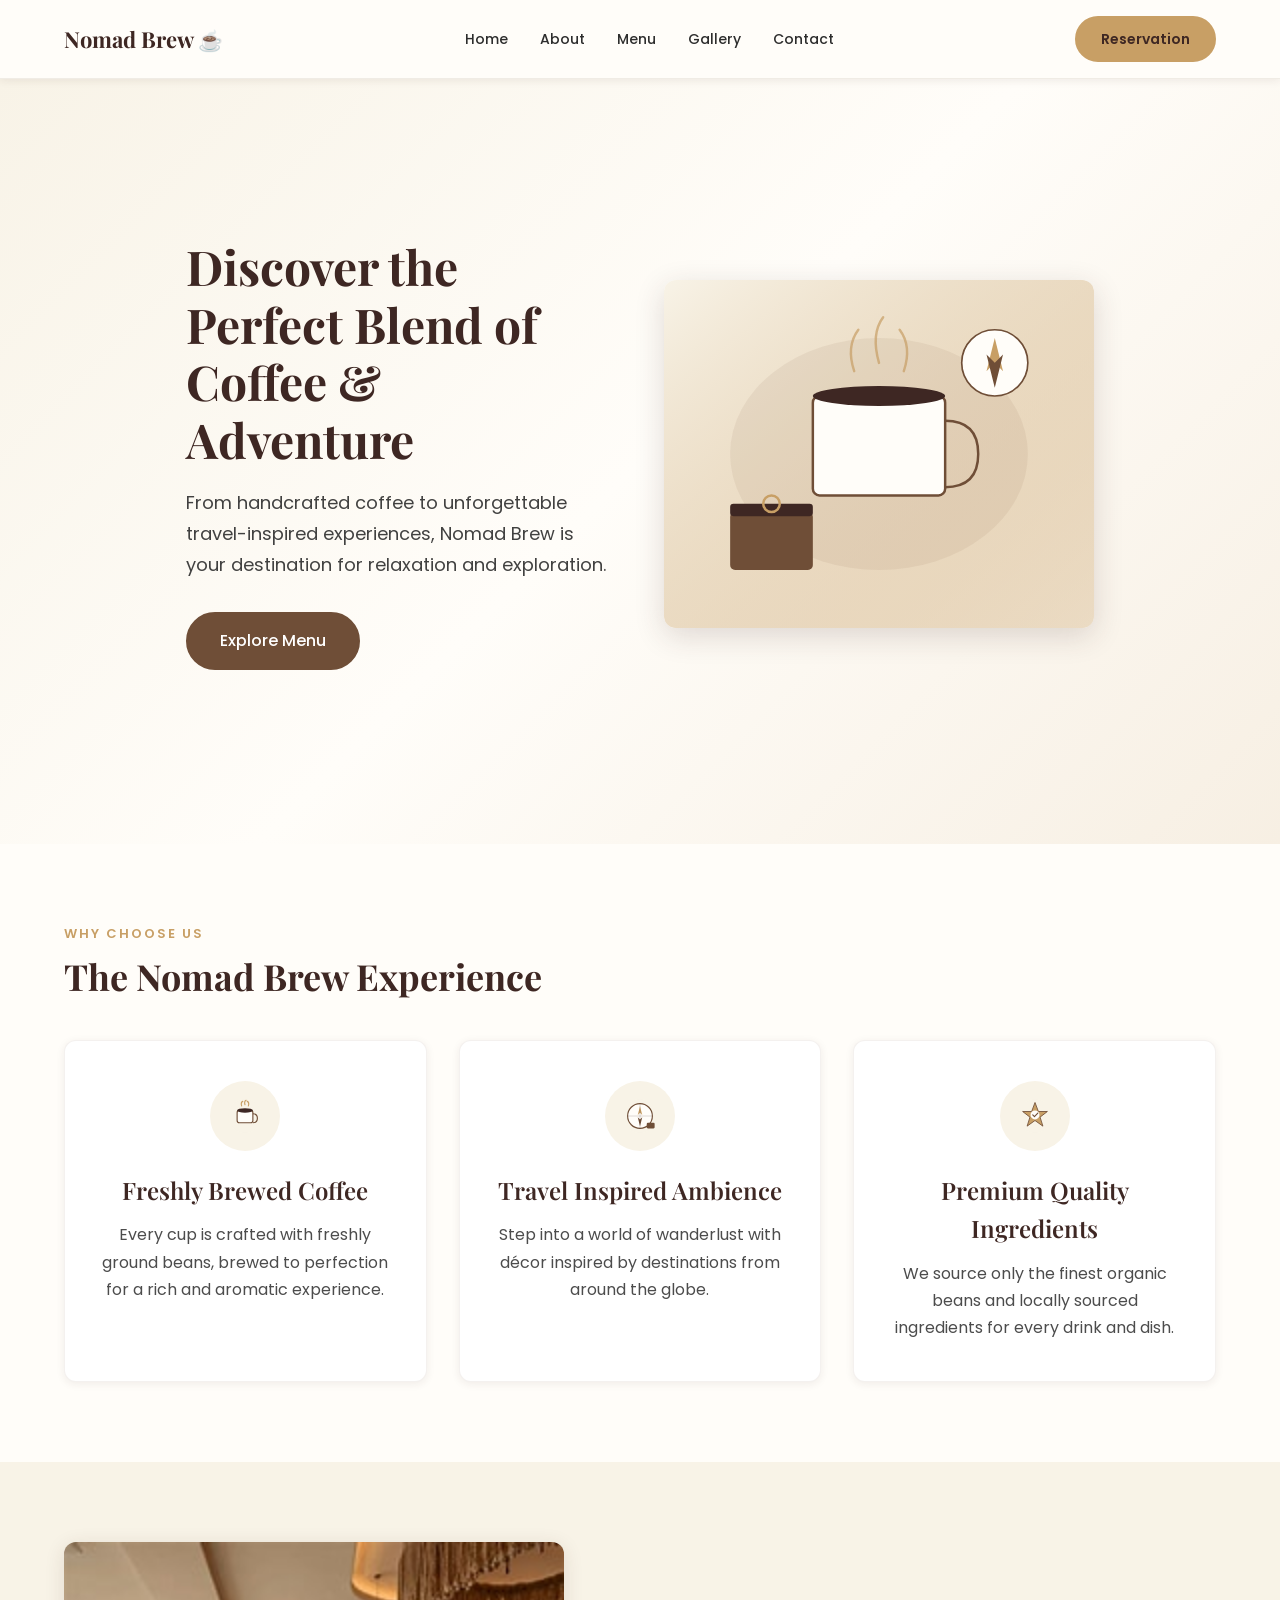
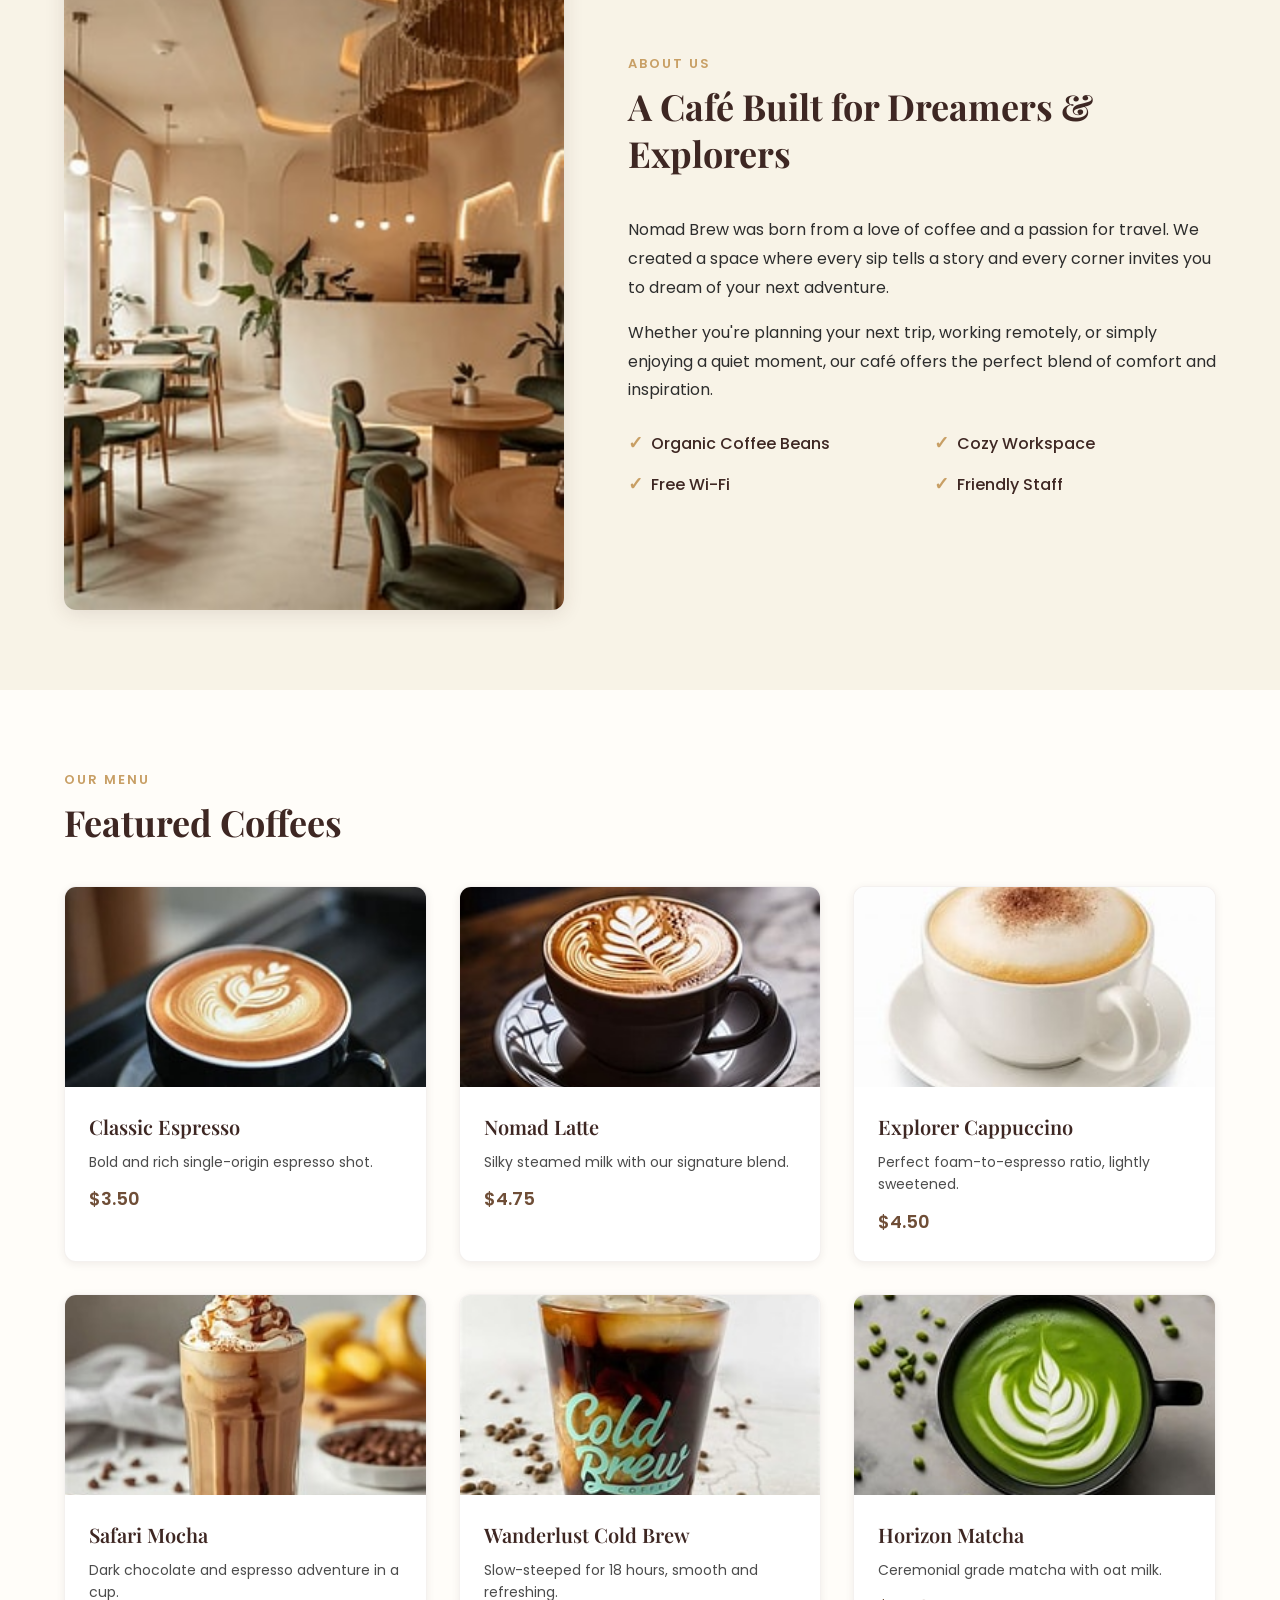
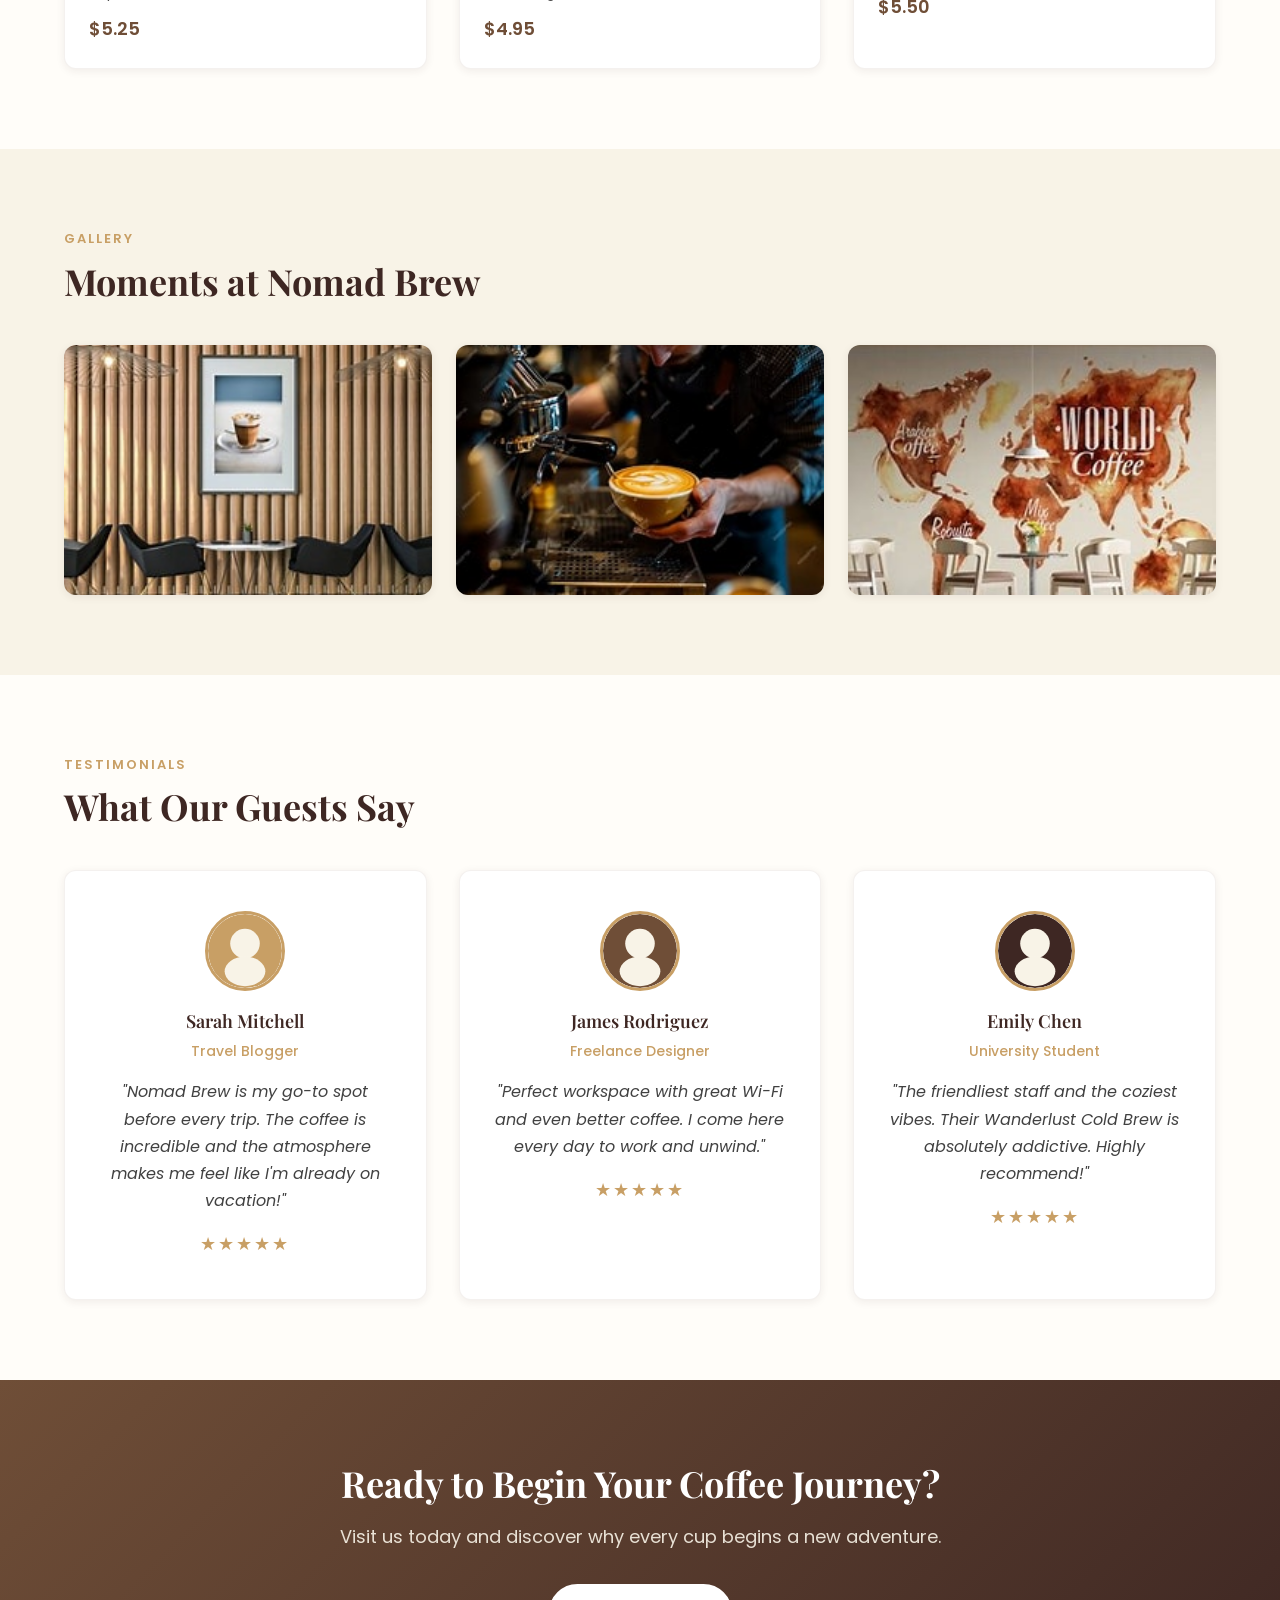
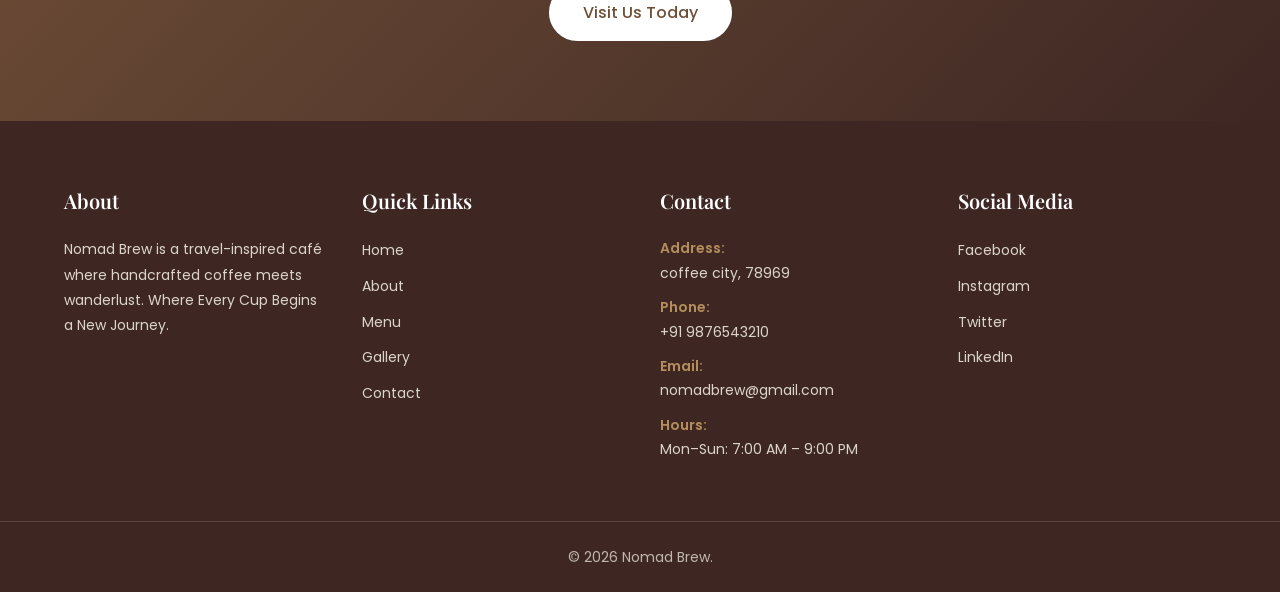
<file: WebDev-L1-LandingPage/index.html>
<!DOCTYPE html>
<html lang="en">
<head>
    <!-- Meta tags for character encoding and responsive viewport -->
    <meta charset="UTF-8">
    <meta name="viewport" content="width=device-width, initial-scale=1.0">
    <meta name="description" content="Nomad Brew - Where Every Cup Begins a New Journey. A travel-inspired café offering handcrafted coffee and unforgettable experiences.">
    <title>Nomad Brew | Coffee & Adventure</title>

    <!-- Google Fonts: Playfair Display for headings, Poppins for body text -->
    <link rel="preconnect" href="https://fonts.googleapis.com">
    <link rel="preconnect" href="https://fonts.gstatic.com" crossorigin>
    <link href="https://fonts.googleapis.com/css2?family=Playfair+Display:wght@400;600;700&family=Poppins:wght@300;400;500;600&display=swap" rel="stylesheet">

    <!-- External stylesheet -->
    <link rel="stylesheet" href="style.css">
</head>
<body>

    <!-- ==================== HEADER & NAVIGATION ==================== -->
    <header class="header" id="home">
        <nav class="navbar container">
            <!-- Logo -->
            <a href="#home" class="logo">
                Nomad Brew <span class="logo-icon" aria-hidden="true">☕</span>
            </a>

            <!-- Navigation links -->
            <ul class="nav-links">
                <li><a href="#home" class="nav-link">Home</a></li>
                <li><a href="#about" class="nav-link">About</a></li>
                <li><a href="#menu" class="nav-link">Menu</a></li>
                <li><a href="#gallery" class="nav-link">Gallery</a></li>
                <li><a href="#contact" class="nav-link">Contact</a></li>
            </ul>

            <!-- Reservation call-to-action button -->
            <a href="#contact" class="btn btn-reservation">Reservation</a>
        </nav>
    </header>

    <!-- ==================== MAIN CONTENT ==================== -->
    <main>

        <!-- ==================== HERO SECTION ==================== -->
        <section class="hero" aria-label="Welcome to Nomad Brew">
            <div class="hero-container container">
                <!-- Left: Text content -->
                <div class="hero-content">
                    <h1 class="hero-heading">Discover the Perfect Blend of Coffee &amp; Adventure</h1>
                    <p class="hero-subheading">
                        From handcrafted coffee to unforgettable travel-inspired experiences,
                        Nomad Brew is your destination for relaxation and exploration.
                    </p>
                    <a href="#menu" class="btn btn-primary">Explore Menu</a>
                </div>

                <!-- Right: Hero image -->
                <div class="hero-image">
                    <img src="images/hero-coffee.svg" alt="A steaming cup of coffee with travel elements like a compass and map">
                </div>
            </div>
        </section>

        <!-- ==================== WHY CHOOSE US ==================== -->
        <section class="why-choose-us section" id="why-us" aria-labelledby="why-heading">
            <div class="container">
                <p class="section-label">Why Choose Us</p>
                <h2 class="section-heading" id="why-heading">The Nomad Brew Experience</h2>

                <div class="cards-grid cards-grid--three">
                    <!-- Card 1 -->
                    <article class="feature-card">
                        <div class="feature-icon" aria-hidden="true">
                            <img src="images/icon-coffee.svg" alt="">
                        </div>
                        <h3 class="feature-title">Freshly Brewed Coffee</h3>
                        <p class="feature-text">
                            Every cup is crafted with freshly ground beans, brewed to perfection
                            for a rich and aromatic experience.
                        </p>
                    </article>

                    <!-- Card 2 -->
                    <article class="feature-card">
                        <div class="feature-icon" aria-hidden="true">
                            <img src="images/icon-travel.svg" alt="">
                        </div>
                        <h3 class="feature-title">Travel Inspired Ambience</h3>
                        <p class="feature-text">
                            Step into a world of wanderlust with décor inspired by destinations
                            from around the globe.
                        </p>
                    </article>

                    <!-- Card 3 -->
                    <article class="feature-card">
                        <div class="feature-icon" aria-hidden="true">
                            <img src="images/icon-quality.svg" alt="">
                        </div>
                        <h3 class="feature-title">Premium Quality Ingredients</h3>
                        <p class="feature-text">
                            We source only the finest organic beans and locally sourced ingredients
                            for every drink and dish.
                        </p>
                    </article>
                </div>
            </div>
        </section>

        <!-- ==================== ABOUT US ==================== -->
        <section class="about section" id="about" aria-labelledby="about-heading">
            <div class="container about-container">
                <!-- About image -->
                <div class="about-image">
                    <img src="images/about-cafe.jpg" alt="Interior of Nomad Brew café with warm lighting and cozy seating">
                </div>

                <!-- About text content -->
                <div class="about-content">
                    <p class="section-label">About Us</p>
                    <h2 class="section-heading" id="about-heading">A Café Built for Dreamers &amp; Explorers</h2>
                    <p class="about-text">
                        Nomad Brew was born from a love of coffee and a passion for travel.
                        We created a space where every sip tells a story and every corner
                        invites you to dream of your next adventure.
                    </p>
                    <p class="about-text">
                        Whether you're planning your next trip, working remotely, or simply
                        enjoying a quiet moment, our café offers the perfect blend of comfort
                        and inspiration.
                    </p>

                    <!-- Feature bullet points -->
                    <ul class="about-list">
                        <li><span class="check-icon" aria-hidden="true">✓</span> Organic Coffee Beans</li>
                        <li><span class="check-icon" aria-hidden="true">✓</span> Cozy Workspace</li>
                        <li><span class="check-icon" aria-hidden="true">✓</span> Free Wi-Fi</li>
                        <li><span class="check-icon" aria-hidden="true">✓</span> Friendly Staff</li>
                    </ul>
                </div>
            </div>
        </section>

        <!-- ==================== FEATURED MENU ==================== -->
        <section class="menu section" id="menu" aria-labelledby="menu-heading">
            <div class="container">
                <p class="section-label">Our Menu</p>
                <h2 class="section-heading" id="menu-heading">Featured Coffees</h2>

                <div class="menu-grid">
                    <!-- Menu Item 1 -->
                    <article class="menu-card">
                        <div class="menu-image">
                            <img src="images/menu-espresso.jpg" alt="Classic Espresso">
                        </div>
                        <div class="menu-info">
                            <h3 class="menu-name">Classic Espresso</h3>
                            <p class="menu-desc">Bold and rich single-origin espresso shot.</p>
                            <p class="menu-price">$3.50</p>
                        </div>
                    </article>

                    <!-- Menu Item 2 -->
                    <article class="menu-card">
                        <div class="menu-image">
                            <img src="images/menu-latte.jpg" alt="Nomad Latte">
                        </div>
                        <div class="menu-info">
                            <h3 class="menu-name">Nomad Latte</h3>
                            <p class="menu-desc">Silky steamed milk with our signature blend.</p>
                            <p class="menu-price">$4.75</p>
                        </div>
                    </article>

                    <!-- Menu Item 3 -->
                    <article class="menu-card">
                        <div class="menu-image">
                            <img src="images/menu-cappuccino.jpg" alt="Explorer Cappuccino">
                        </div>
                        <div class="menu-info">
                            <h3 class="menu-name">Explorer Cappuccino</h3>
                            <p class="menu-desc">Perfect foam-to-espresso ratio, lightly sweetened.</p>
                            <p class="menu-price">$4.50</p>
                        </div>
                    </article>

                    <!-- Menu Item 4 -->
                    <article class="menu-card">
                        <div class="menu-image">
                            <img src="images/menu-mocha.jpg" alt="Safari Mocha">
                        </div>
                        <div class="menu-info">
                            <h3 class="menu-name">Safari Mocha</h3>
                            <p class="menu-desc">Dark chocolate and espresso adventure in a cup.</p>
                            <p class="menu-price">$5.25</p>
                        </div>
                    </article>

                    <!-- Menu Item 5 -->
                    <article class="menu-card">
                        <div class="menu-image">
                            <img src="images/menu-coldbrew.jpg" alt="Wanderlust Cold Brew">
                        </div>
                        <div class="menu-info">
                            <h3 class="menu-name">Wanderlust Cold Brew</h3>
                            <p class="menu-desc">Slow-steeped for 18 hours, smooth and refreshing.</p>
                            <p class="menu-price">$4.95</p>
                        </div>
                    </article>

                    <!-- Menu Item 6 -->
                    <article class="menu-card">
                        <div class="menu-image">
                            <img src="images/menu-matcha.jpg" alt="Horizon Matcha">
                        </div>
                        <div class="menu-info">
                            <h3 class="menu-name">Horizon Matcha</h3>
                            <p class="menu-desc">Ceremonial grade matcha with oat milk.</p>
                            <p class="menu-price">$5.50</p>
                        </div>
                    </article>
                </div>
            </div>
        </section>

        <!-- ==================== GALLERY (anchor for nav link) ==================== -->
        <section class="gallery section" id="gallery" aria-labelledby="gallery-heading">
            <div class="container">
                <p class="section-label">Gallery</p>
                <h2 class="section-heading" id="gallery-heading">Moments at Nomad Brew</h2>

                <div class="gallery-grid">
                    <div class="gallery-item">
                        <img src="images/gallery-1.jpg" alt="Customers enjoying coffee at Nomad Brew">
                    </div>
                    <div class="gallery-item">
                        <img src="images/gallery-2.jpg" alt="Barista preparing a latte with art">
                    </div>
                    <div class="gallery-item">
                        <img src="images/gallery-3.jpg" alt="Travel-themed café interior with world map wall">
                    </div>
                </div>
            </div>
        </section>

        <!-- ==================== CUSTOMER TESTIMONIALS ==================== -->
        <section class="testimonials section" aria-labelledby="testimonials-heading">
            <div class="container">
                <p class="section-label">Testimonials</p>
                <h2 class="section-heading" id="testimonials-heading">What Our Guests Say</h2>

                <div class="cards-grid cards-grid--three">
                    <!-- Testimonial 1 -->
                    <article class="testimonial-card">
                        <div class="testimonial-avatar">
                            <img src="images/avatar-1.svg" alt="Photo of Sarah Mitchell">
                        </div>
                        <h3 class="testimonial-name">Sarah Mitchell</h3>
                        <p class="testimonial-occupation">Travel Blogger</p>
                        <p class="testimonial-review">
                            "Nomad Brew is my go-to spot before every trip. The coffee is incredible
                            and the atmosphere makes me feel like I'm already on vacation!"
                        </p>
                        <p class="testimonial-stars" aria-label="5 out of 5 stars">★★★★★</p>
                    </article>

                    <!-- Testimonial 2 -->
                    <article class="testimonial-card">
                        <div class="testimonial-avatar">
                            <img src="images/avatar-2.svg" alt="Photo of James Rodriguez">
                        </div>
                        <h3 class="testimonial-name">James Rodriguez</h3>
                        <p class="testimonial-occupation">Freelance Designer</p>
                        <p class="testimonial-review">
                            "Perfect workspace with great Wi-Fi and even better coffee.
                            I come here every day to work and unwind."
                        </p>
                        <p class="testimonial-stars" aria-label="5 out of 5 stars">★★★★★</p>
                    </article>

                    <!-- Testimonial 3 -->
                    <article class="testimonial-card">
                        <div class="testimonial-avatar">
                            <img src="images/avatar-3.svg" alt="Photo of Emily Chen">
                        </div>
                        <h3 class="testimonial-name">Emily Chen</h3>
                        <p class="testimonial-occupation">University Student</p>
                        <p class="testimonial-review">
                            "The friendliest staff and the coziest vibes. Their Wanderlust Cold Brew
                            is absolutely addictive. Highly recommend!"
                        </p>
                        <p class="testimonial-stars" aria-label="5 out of 5 stars">★★★★★</p>
                    </article>
                </div>
            </div>
        </section>

        <!-- ==================== CALL TO ACTION ==================== -->
        <section class="cta section" aria-labelledby="cta-heading">
            <div class="container cta-container">
                <h2 class="cta-heading" id="cta-heading">Ready to Begin Your Coffee Journey?</h2>
                <p class="cta-text">Visit us today and discover why every cup begins a new adventure.</p>
                <a href="#contact" class="btn btn-primary btn-light">Visit Us Today</a>
            </div>
        </section>

    </main>

    <!-- ==================== FOOTER ==================== -->
    <footer class="footer" id="contact">
        <div class="container footer-grid">
            <!-- Column 1: About -->
            <div class="footer-column">
                <h3 class="footer-title">About</h3>
                <p class="footer-text">
                    Nomad Brew is a travel-inspired café where handcrafted coffee meets
                    wanderlust. Where Every Cup Begins a New Journey.
                </p>
            </div>

            <!-- Column 2: Quick Links -->
            <div class="footer-column">
                <h3 class="footer-title">Quick Links</h3>
                <ul class="footer-links">
                    <li><a href="#home">Home</a></li>
                    <li><a href="#about">About</a></li>
                    <li><a href="#menu">Menu</a></li>
                    <li><a href="#gallery">Gallery</a></li>
                    <li><a href="#contact">Contact</a></li>
                </ul>
            </div>

            <!-- Column 3: Contact -->
            <div class="footer-column">
                <h3 class="footer-title">Contact</h3>
                <ul class="footer-contact">
                    <li>
                        <span class="contact-label">Address:</span>
                        coffee city, 78969
                    </li>
                    <li>
                        <span class="contact-label">Phone:</span>
                        +91 9876543210 
                    </li>
                    <li>
                        <span class="contact-label">Email:</span>
                        nomadbrew@gmail.com
                    </li>
                    <li>
                        <span class="contact-label">Hours:</span>
                        Mon–Sun: 7:00 AM – 9:00 PM
                    </li>
                </ul>
            </div>

            <!-- Column 4: Social Media -->
            <div class="footer-column">
                <h3 class="footer-title">Social Media</h3>
                <ul class="social-links">
                    <li><a href="#" aria-label="Follow us on Facebook">Facebook</a></li>
                    <li><a href="#" aria-label="Follow us on Instagram">Instagram</a></li>
                    <li><a href="#" aria-label="Follow us on Twitter">Twitter</a></li>
                    <li><a href="#" aria-label="Connect with us on LinkedIn">LinkedIn</a></li>
                </ul>
            </div>
        </div>

        <!-- Footer bottom bar -->
        <div class="footer-bottom">
            <div class="container">
                <p>&copy; 2026 Nomad Brew.</p>
            </div>
        </div>
    </footer>

</body>
</html>
</file>
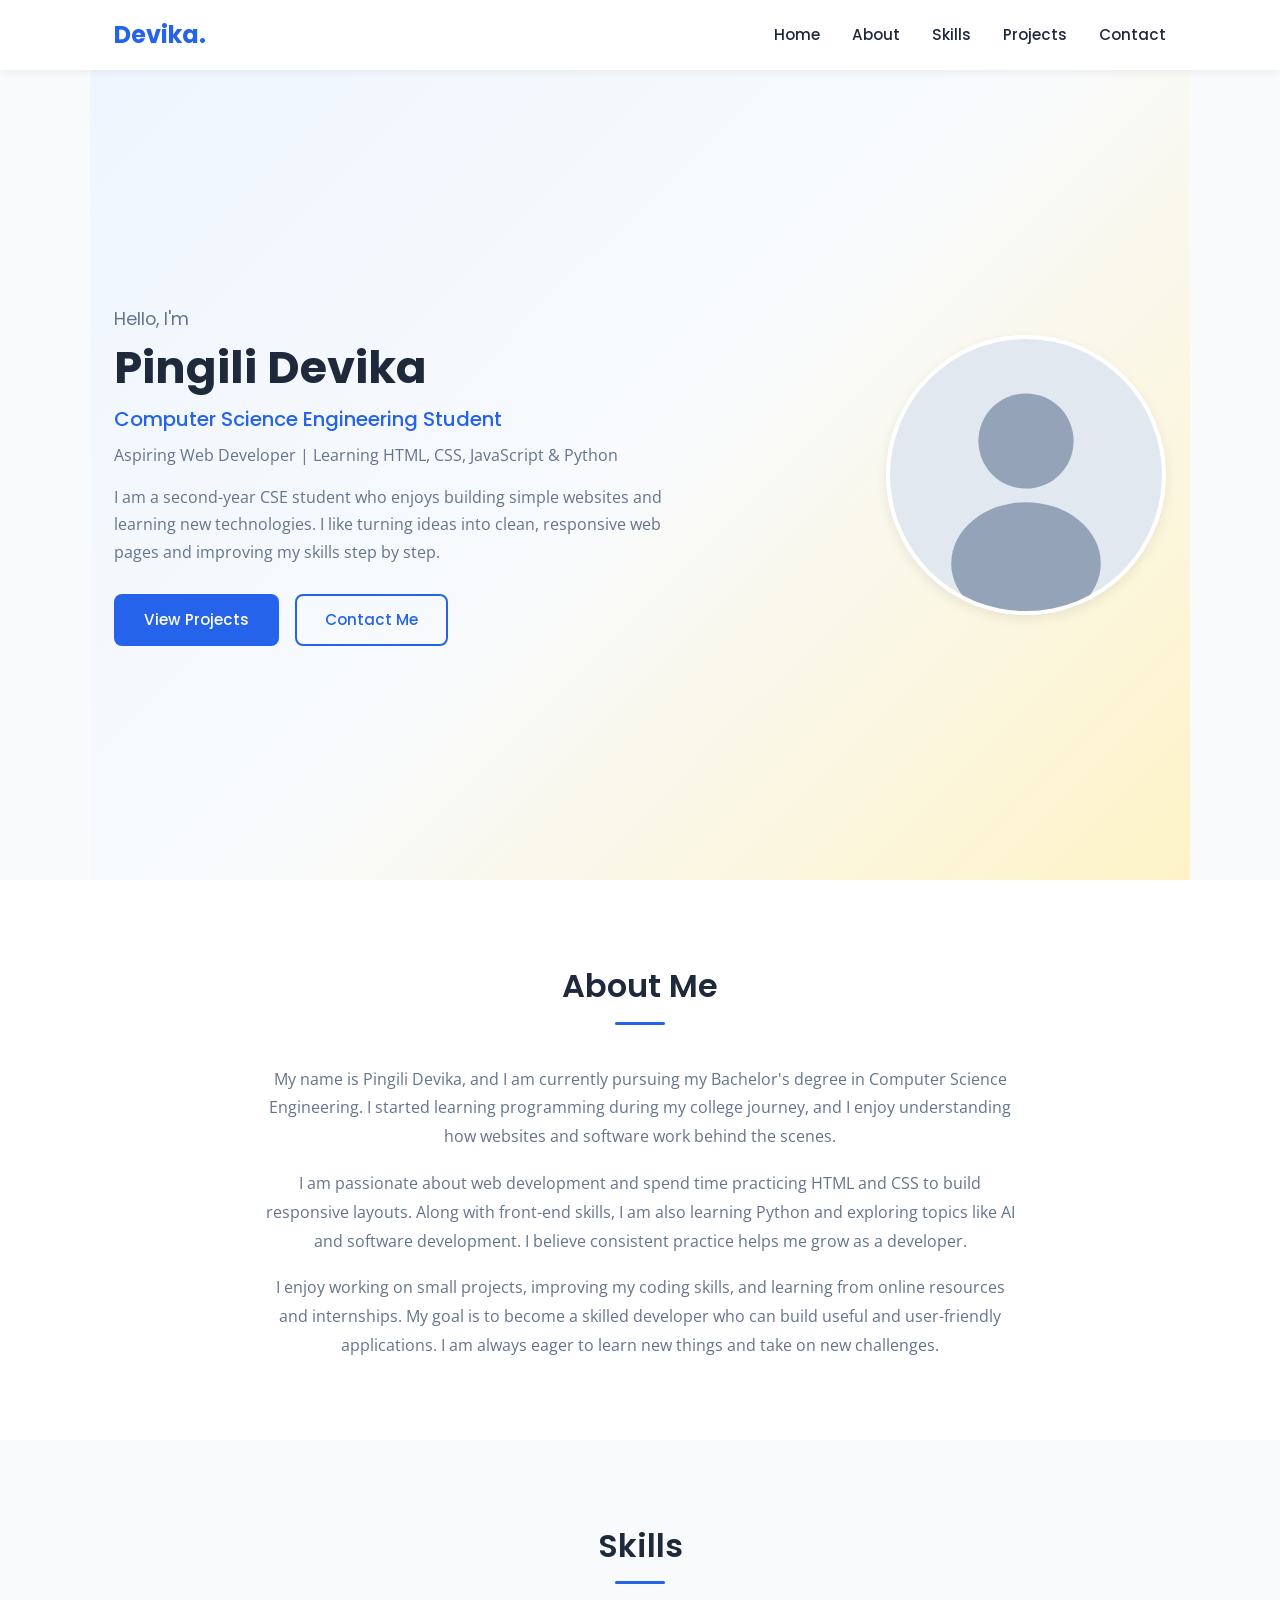
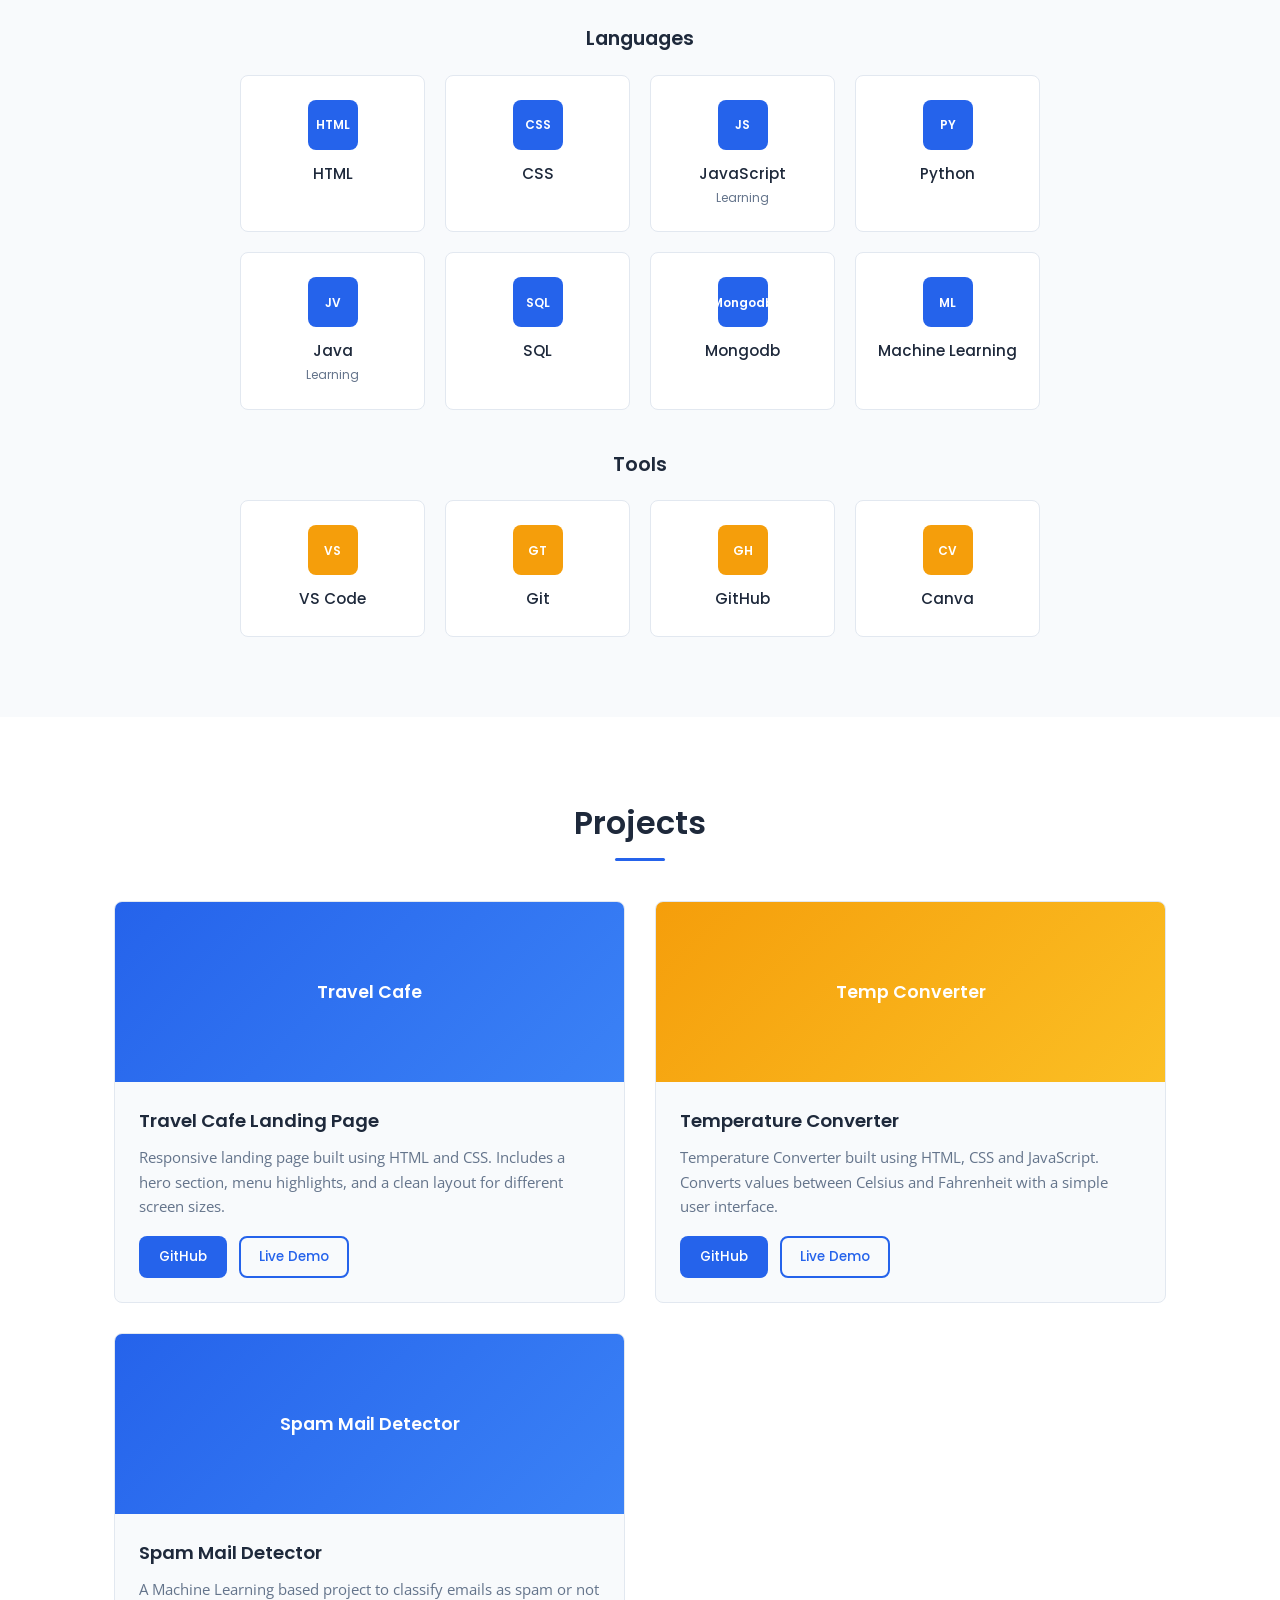
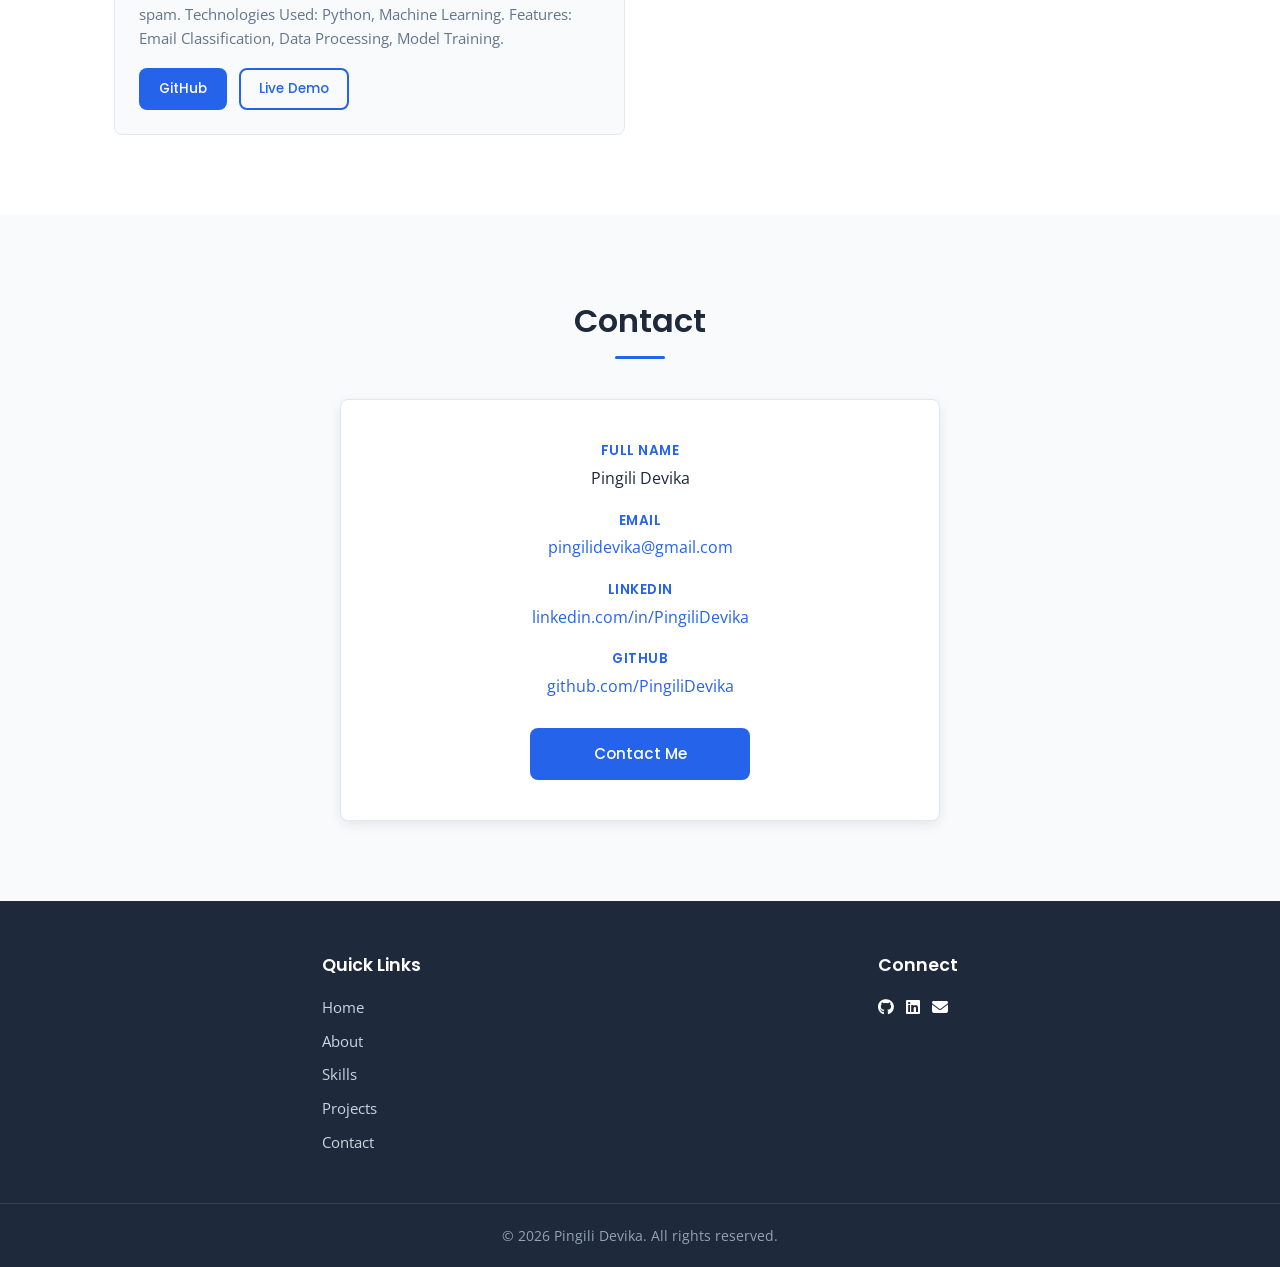
<file: WebDev-L1-PersonalPortfolio/index.html>
<!DOCTYPE html>
<html lang="en">
<head>
    <meta charset="UTF-8">
    <meta name="viewport" content="width=device-width, initial-scale=1.0">
    <meta name="description" content="Personal portfolio of Pingili Devika - Computer Science Engineering Student and Aspiring Web Developer">
    <title>Pingili Devika | Portfolio</title>

    <!-- Google Fonts -->
    <link rel="preconnect" href="https://fonts.googleapis.com">
    <link rel="preconnect" href="https://fonts.gstatic.com" crossorigin>
    <link href="https://fonts.googleapis.com/css2?family=Open+Sans:wght@400;500;600&family=Poppins:wght@500;600;700&display=swap" rel="stylesheet">
    <link rel="stylesheet" href="https://cdnjs.cloudflare.com/ajax/libs/font-awesome/6.7.2/css/all.min.css">
    <!-- Stylesheet -->
    <link rel="stylesheet" href="style.css">
</head>
<body>

    <!-- ==================== HEADER & NAVIGATION ==================== -->
    <header class="header">
        <nav class="navbar">
            <a href="#home" class="logo">Devika.</a>

            <ul class="nav-links">
                <li><a href="#home">Home</a></li>
                <li><a href="#about">About</a></li>
                <li><a href="#skills">Skills</a></li>
                <li><a href="#projects">Projects</a></li>
                <li><a href="#contact">Contact</a></li>
            </ul>
        </nav>
    </header>

    <main>

        <!-- ==================== HERO SECTION ==================== -->
        <section id="home" class="hero">
            <div class="hero-content">
                <p class="hero-greeting">Hello, I'm</p>
                <h1 class="hero-name">Pingili Devika</h1>
                <h2 class="hero-role">Computer Science Engineering Student</h2>
                <p class="hero-subtitle">Aspiring Web Developer | Learning HTML, CSS, JavaScript &amp; Python</p>
                <p class="hero-intro">
                    I am a second-year CSE student who enjoys building simple websites and learning new
                    technologies. I like turning ideas into clean, responsive web pages and improving
                    my skills step by step.
                </p>
                <div class="hero-buttons">
                    <a href="#projects" class="btn btn-primary">View Projects</a>
                    <a href="#contact" class="btn btn-secondary">Contact Me</a>
                </div>
            </div>

            <div class="hero-image">
                <img src="images/profile.svg" alt="Profile photo of Pingili Devika">
            </div>
        </section>

        <!-- ==================== ABOUT SECTION ==================== -->
        <section id="about" class="about section">
            <div class="container">
                <h2 class="section-title">About Me</h2>
                <div class="about-content">
                    <p>
                        My name is Pingili Devika, and I am currently pursuing my Bachelor's degree in
                        Computer Science Engineering. I started learning programming during my college
                        journey, and I enjoy understanding how websites and software work behind the scenes.
                    </p>
                    <p>
                        I am passionate about web development and spend time practicing HTML and CSS to
                        build responsive layouts. Along with front-end skills, I am also learning Python
                        and exploring topics like AI and software development. I believe consistent practice
                        helps me grow as a developer.
                    </p>
                    <p>
                        I enjoy working on small projects, improving my coding skills, and learning from
                        online resources and internships. My goal is to become a skilled developer who can
                        build useful and user-friendly applications. I am always eager to learn new things
                        and take on new challenges.
                    </p>
                </div>
            </div>
        </section>

        <!-- ==================== SKILLS SECTION ==================== -->
        <section id="skills" class="skills section">
            <div class="container">
                <h2 class="section-title">Skills</h2>

                <!-- Programming Languages -->
                <h3 class="skills-subtitle">Languages</h3>
                <div class="skills-grid">
                    <div class="skill-card">
                        <div class="skill-icon">HTML</div>
                        <h4>HTML</h4>
                    </div>
                    <div class="skill-card">
                        <div class="skill-icon">CSS</div>
                        <h4>CSS</h4>
                    </div>
                    <div class="skill-card">
                        <div class="skill-icon">JS</div>
                        <h4>JavaScript <span class="skill-tag">Learning</span></h4>
                    </div>
                    <div class="skill-card">
                        <div class="skill-icon">PY</div>
                        <h4>Python</h4>
                    </div>
                    <div class="skill-card">
                        <div class="skill-icon">JV</div>
                        <h4>Java <span class="skill-tag">Learning</span></h4>
                    </div>
                    <div class="skill-card">
                        <div class="skill-icon">SQL</div>
                        <h4>SQL</h4>
                    </div>
                    <div class="skill-card">
                        <div class="skill-icon">Mongodb</div>
                        <h4>Mongodb</h4>
                    </div>
                    <div class="skill-card">
                        <div class="skill-icon">ML</div>
                        <h4>Machine Learning</h4>
                    </div>
                </div>

                <!-- Tools -->
                <h3 class="skills-subtitle">Tools</h3>
                <div class="skills-grid">
                    <div class="skill-card">
                        <div class="skill-icon tool-icon">VS</div>
                        <h4>VS Code</h4>
                    </div>
                    <div class="skill-card">
                        <div class="skill-icon tool-icon">GT</div>
                        <h4>Git</h4>
                    </div>
                    <div class="skill-card">
                        <div class="skill-icon tool-icon">GH</div>
                        <h4>GitHub</h4>
                    </div>
                    <div class="skill-card">
                        <div class="skill-icon tool-icon">CV</div>
                        <h4>Canva</h4>
                    </div>
                </div>
            </div>
        </section>

        <!-- ==================== PROJECTS SECTION ==================== -->
        <section id="projects" class="projects section">
            <div class="container">
                <h2 class="section-title">Projects</h2>
                <div class="projects-grid">

                    <!-- Project 1 -->
                    <article class="project-card">
                        <div class="project-image">
                            <span class="project-placeholder">Travel Cafe</span>
                        </div>
                        <div class="project-info">
                            <h3>Travel Cafe Landing Page</h3>
                            <p>
                                Responsive landing page built using HTML and CSS. Includes a hero section,
                                menu highlights, and a clean layout for different screen sizes.
                            </p>
                            <div class="project-links">
                                <a href="https://github.com/Devika-pingili/OIBSIP/tree/main/WebDev-L1-LandingPage" class="btn btn-small" target="_blank" rel="noopener noreferrer">GitHub</a>
                                <a href="https://oibsip-landingpage.vercel.app" class="btn btn-small btn-outline" target="_blank" rel="noopener noreferrer">Live Demo</a>
                            </div>
                        </div>
                    </article>

                    <!-- Project 2 -->
                    <article class="project-card">
                        <div class="project-image project-image-alt">
                            <span class="project-placeholder">Temp Converter</span>
                        </div>
                        <div class="project-info">
                            <h3>Temperature Converter</h3>
                            <p>
                                Temperature Converter built using HTML, CSS and JavaScript. Converts values
                                between Celsius and Fahrenheit with a simple user interface.
                            </p>
                            <div class="project-links">
                                <a href="https://github.com/Devika-pingili/OIBSIP/tree/main/WebDev-L1-TemperatureConverter" class="btn btn-small" target="_blank" rel="noopener noreferrer">GitHub</a>
                                <a href="https://oibsip-temperatureconverter.vercel.app" class="btn btn-small btn-outline" target="_blank" rel="noopener noreferrer">Live Demo</a>
                            </div>
                        </div>
                    </article>

                    <!-- Project 3-->
                     <article class="project-card">
                        <div class="project-image">
                            <span class="project-placeholder">Spam Mail Detector</span>
                        </div>
                        <div class="project-info">
                            <h3>Spam Mail Detector</h3>
                            <p>
                                A Machine Learning based project to classify emails as spam or not spam.
                                Technologies Used: Python, Machine Learning.
                                Features: Email Classification, Data Processing, Model Training.
                            </p>
                            <div class="project-links">
                                <a href="https://github.com/Devika-pingili/spam-mail-detector" class="btn btn-small" target="_blank" rel="noopener noreferrer">GitHub</a>
                                <a href="https://spam-mail-detector-123.streamlit.app/" class="btn btn-small btn-outline" target="_blank" rel="noopener noreferrer">Live Demo</a>
                            </div>
                        </div>
                     </article>

                </div>
            </div>
        </section>

        <!-- ==================== CONTACT SECTION ==================== -->
        <section id="contact" class="contact section">
            <div class="container">
                <h2 class="section-title">Contact</h2>
                <div class="contact-box">
                    <div class="contact-details">
                        <div class="contact-item">
                            <span class="contact-label">Full Name</span>
                            <p>Pingili Devika</p>
                        </div>
                        <div class="contact-item">
                            <span class="contact-label">Email</span>
                            <p><a href="mailto:pingilidevika@gmail.com">pingilidevika@gmail.com</a></p>
                        </div>
                        <div class="contact-item">
                            <span class="contact-label">LinkedIn</span>
                            <p><a href="https://linkedin.com/in/pingili-devika-248851367" target="_blank" rel="noopener noreferrer">linkedin.com/in/PingiliDevika</a></p>
                        </div>
                        <div class="contact-item">
                            <span class="contact-label">GitHub</span>
                            <p><a href="https://github.com/Devika-pingili" target="_blank" rel="noopener noreferrer">github.com/PingiliDevika</a></p>
                        </div>
                    </div>
                    <a href="mailto:pingilidevika@gmail.com" class="btn btn-primary contact-btn">Contact Me</a>
                </div>
            </div>
        </section>

    </main>

    <!-- ==================== FOOTER ==================== -->
    <footer class="footer">
        <div class="container footer-content">
            <div class="footer-links">
                <h3>Quick Links</h3>
                <ul>
                    <li><a href="#home">Home</a></li>
                    <li><a href="#about">About</a></li>
                    <li><a href="#skills">Skills</a></li>
                    <li><a href="#projects">Projects</a></li>
                    <li><a href="#contact">Contact</a></li>
                </ul>
            </div>

            <div class="footer-social">
                <h3>Connect</h3>
                <div class="social-icons">

        <!-- GitHub -->
        <a href="https://github.com/Devika-pingili"
           target="_blank"
           aria-label="GitHub">
            <i class="fab fa-github"></i>
        </a>

        <!-- LinkedIn -->
        <a href="https://linkedin.com/in/pingili-devika-248851367"
           target="_blank"
           aria-label="LinkedIn">
            <i class="fab fa-linkedin"></i>
        </a>

        <!-- Email -->
        <a href="mailto:pingilidevika@gmail.com"
            target="_blank"
           aria-label="Email">
            <i class="fas fa-envelope"></i>
        </a>

    </div>
            </div>
        </div>

        <div class="footer-bottom">
            <p>&copy; 2026 Pingili Devika. All rights reserved.</p>
        </div>
    </footer>

</body>
</html>
</file>
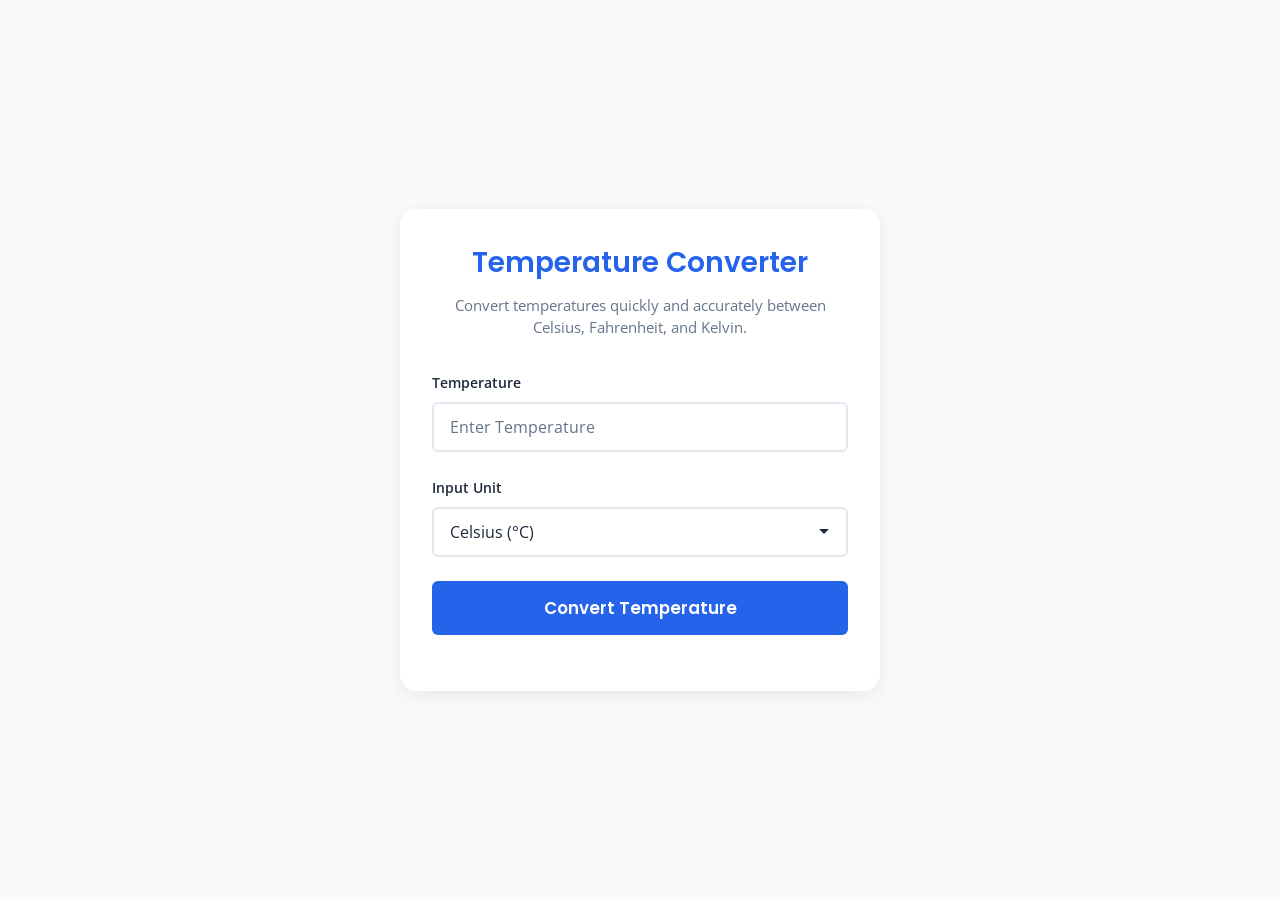
<file: WebDev-L1-TemperatureConverter/index.html>
<!DOCTYPE html>
<html lang="en">
<head>
    <meta charset="UTF-8">
    <meta name="viewport" content="width=device-width, initial-scale=1.0">
    <meta name="description" content="Convert temperatures between Celsius, Fahrenheit, and Kelvin quickly and accurately.">
    <title>Temperature Converter</title>

    <!-- Google Fonts -->
    <link rel="preconnect" href="https://fonts.googleapis.com">
    <link rel="preconnect" href="https://fonts.gstatic.com" crossorigin>
    <link href="https://fonts.googleapis.com/css2?family=Open+Sans:wght@400;600&family=Poppins:wght@500;600;700&display=swap" rel="stylesheet">

    <!-- Stylesheet -->
    <link rel="stylesheet" href="style.css">
</head>
<body>

    <!-- Main container -->
    <div class="container">

        <!-- Card layout -->
        <main class="card">

            <!-- Header section -->
            <header class="card-header">
                <h1>Temperature Converter</h1>
                <p class="subtitle">Convert temperatures quickly and accurately between Celsius, Fahrenheit, and Kelvin.</p>
            </header>

            <!-- Converter form section -->
            <section class="converter-section" aria-labelledby="converter-heading">
                <h2 id="converter-heading" class="visually-hidden">Temperature Conversion Form</h2>

                <!-- Error message area -->
                <div id="error-message" class="error-message" role="alert" aria-live="polite"></div>

                <!-- Input group -->
                <div class="input-group">
                    <label for="temperature-input">Temperature</label>
                    <input
                        type="text"
                        id="temperature-input"
                        name="temperature"
                        placeholder="Enter Temperature"
                        inputmode="decimal"
                        autocomplete="off"
                    >
                </div>

                <!-- Unit selector dropdown -->
                <div class="input-group">
                    <label for="unit-select">Input Unit</label>
                    <select id="unit-select" name="unit">
                        <option value="celsius">Celsius (°C)</option>
                        <option value="fahrenheit">Fahrenheit (°F)</option>
                        <option value="kelvin">Kelvin (K)</option>
                    </select>
                </div>

                <!-- Convert button -->
                <button type="button" id="convert-btn" class="convert-btn">
                    Convert Temperature
                </button>
            </section>

            <!-- Result section -->
            <section class="result-section" id="result-section" aria-labelledby="result-heading" hidden>
                <h2 id="result-heading">Converted Results</h2>
                <p class="input-display" id="input-display"></p>

                <div class="result-list">
                    <div class="result-item">
                        <span class="result-label">Celsius:</span>
                        <span class="result-value" id="result-celsius">--</span>
                    </div>
                    <div class="result-item">
                        <span class="result-label">Fahrenheit:</span>
                        <span class="result-value" id="result-fahrenheit">--</span>
                    </div>
                    <div class="result-item">
                        <span class="result-label">Kelvin:</span>
                        <span class="result-value" id="result-kelvin">--</span>
                    </div>
                </div>
            </section>
        </main>
    </div>

    <!-- JavaScript -->
    <script src="script.js"></script>
</body>
</html>
</file>
<file: WebDev-L1-LandingPage/style.css>
/* ============================================================
   NOMAD BREW - Landing Page Stylesheet
   Oasis Infobyte Web Development Internship - Level 1 Task 1
   ============================================================ */


/* ==================== RESET ==================== */
*,
*::before,
*::after {
    margin: 0;
    padding: 0;
    box-sizing: border-box;
}

html {
    scroll-behavior: smooth;
    font-size: 16px;
}

body {
    font-family: var(--font-body);
    color: var(--color-text);
    background-color: var(--color-background);
    line-height: 1.6;
    overflow-x: hidden;
}

img {
    max-width: 100%;
    height: auto;
    display: block;
}

a {
    text-decoration: none;
    color: inherit;
}

ul {
    list-style: none;
}


/* ==================== CSS VARIABLES ==================== */
:root {
    /* Color Palette */
    --color-coffee: #6F4E37;
    --color-cream: #F8F3E7;
    --color-dark-brown: #3E2723;
    --color-accent: #C89F65;
    --color-text: #2D2D2D;
    --color-background: #FFFDF9;
    --color-white: #FFFFFF;

    /* Typography */
    --font-heading: 'Playfair Display', Georgia, serif;
    --font-body: 'Poppins', Arial, sans-serif;

    /* Font Sizes */
    --fs-hero: 3rem;
    --fs-section: 2.25rem;
    --fs-subsection: 1.5rem;
    --fs-body: 1rem;
    --fs-small: 0.875rem;
    --fs-label: 0.8125rem;

    /* Spacing */
    --section-padding: 5rem 0;
    --container-width: 1200px;
    --container-padding: 1.5rem;

    /* Effects */
    --shadow-sm: 0 2px 8px rgba(62, 39, 35, 0.08);
    --shadow-md: 0 4px 20px rgba(62, 39, 35, 0.12);
    --shadow-lg: 0 8px 30px rgba(62, 39, 35, 0.16);
    --transition: 0.3s ease;
    --border-radius: 12px;
}


/* ==================== UTILITY CLASSES ==================== */
.container {
    max-width: var(--container-width);
    margin: 0 auto;
    padding: 0 var(--container-padding);
}

.section {
    padding: var(--section-padding);
}

.section-label {
    font-size: var(--fs-label);
    font-weight: 600;
    text-transform: uppercase;
    letter-spacing: 2px;
    color: var(--color-accent);
    margin-bottom: 0.5rem;
}

.section-heading {
    font-family: var(--font-heading);
    font-size: var(--fs-section);
    font-weight: 700;
    color: var(--color-dark-brown);
    margin-bottom: 2.5rem;
    line-height: 1.3;
}


/* ==================== BUTTONS ==================== */
.btn {
    display: inline-block;
    padding: 0.875rem 2rem;
    font-family: var(--font-body);
    font-size: var(--fs-body);
    font-weight: 500;
    border-radius: 50px;
    border: 2px solid transparent;
    cursor: pointer;
    transition: transform var(--transition), background-color var(--transition), color var(--transition), box-shadow var(--transition);
}

.btn:hover {
    transform: scale(1.05);
}

.btn-primary {
    background-color: var(--color-coffee);
    color: var(--color-white);
    border-color: var(--color-coffee);
}

.btn-primary:hover {
    background-color: var(--color-dark-brown);
    border-color: var(--color-dark-brown);
    box-shadow: var(--shadow-md);
}

.btn-light {
    background-color: var(--color-white);
    color: var(--color-coffee);
    border-color: var(--color-white);
}

.btn-light:hover {
    background-color: var(--color-cream);
    border-color: var(--color-cream);
    box-shadow: var(--shadow-md);
}

.btn-reservation {
    background-color: var(--color-accent);
    color: var(--color-dark-brown);
    border-color: var(--color-accent);
    padding: 0.625rem 1.5rem;
    font-size: var(--fs-small);
    font-weight: 600;
}

.btn-reservation:hover {
    background-color: var(--color-coffee);
    color: var(--color-white);
    border-color: var(--color-coffee);
}


/* ==================== NAVBAR ==================== */
.header {
    position: sticky;
    top: 0;
    z-index: 1000;
    background-color: rgba(255, 253, 249, 0.95);
    backdrop-filter: blur(10px);
    border-bottom: 1px solid rgba(111, 78, 55, 0.1);
    box-shadow: var(--shadow-sm);
}

.navbar {
    display: flex;
    align-items: center;
    justify-content: space-between;
    padding: 1rem var(--container-padding);
    gap: 1rem;
}

.logo {
    font-family: var(--font-heading);
    font-size: 1.375rem;
    font-weight: 700;
    color: var(--color-dark-brown);
    white-space: nowrap;
    transition: color var(--transition);
}

.logo:hover {
    color: var(--color-coffee);
}

.logo-icon {
    font-size: 1.25rem;
}

.nav-links {
    display: flex;
    align-items: center;
    gap: 2rem;
}

.nav-link {
    font-size: var(--fs-small);
    font-weight: 500;
    color: var(--color-text);
    position: relative;
    padding: 0.25rem 0;
    transition: color var(--transition);
}

/* Underline animation on hover */
.nav-link::after {
    content: '';
    position: absolute;
    bottom: 0;
    left: 0;
    width: 0;
    height: 2px;
    background-color: var(--color-accent);
    transition: width var(--transition);
}

.nav-link:hover {
    color: var(--color-coffee);
}

.nav-link:hover::after {
    width: 100%;
}


/* ==================== HERO SECTION ==================== */
.hero {
    background: linear-gradient(135deg, var(--color-cream) 0%, var(--color-background) 50%, rgba(200, 159, 101, 0.15) 100%);
    padding: 4rem 0 5rem;
    min-height: 85vh;
    display: flex;
    align-items: center;
}

.hero-container {
    display: flex;
    align-items: center;
    justify-content: space-between;
    gap: 3rem;
}

.hero-content {
    flex: 1;
    max-width: 560px;
}

.hero-heading {
    font-family: var(--font-heading);
    font-size: var(--fs-hero);
    font-weight: 700;
    color: var(--color-dark-brown);
    line-height: 1.2;
    margin-bottom: 1.25rem;
}

.hero-subheading {
    font-size: 1.125rem;
    color: var(--color-text);
    margin-bottom: 2rem;
    line-height: 1.7;
    opacity: 0.9;
}

.hero-image {
    flex: 1;
    max-width: 520px;
}

.hero-image img {
    width: 100%;
    border-radius: var(--border-radius);
    box-shadow: var(--shadow-lg);
}


/* ==================== WHY CHOOSE US ==================== */
.why-choose-us {
    background-color: var(--color-background);
}

.cards-grid {
    display: grid;
    gap: 2rem;
}

.cards-grid--three {
    grid-template-columns: repeat(3, 1fr);
}

.feature-card {
    background-color: var(--color-white);
    padding: 2.5rem 2rem;
    border-radius: var(--border-radius);
    text-align: center;
    box-shadow: var(--shadow-sm);
    border: 1px solid rgba(111, 78, 55, 0.08);
    transition: transform var(--transition), box-shadow var(--transition);
}

/* Card lift effect on hover */
.feature-card:hover {
    transform: translateY(-8px);
    box-shadow: var(--shadow-lg);
}

.feature-icon {
    width: 70px;
    height: 70px;
    margin: 0 auto 1.25rem;
    background-color: var(--color-cream);
    border-radius: 50%;
    display: flex;
    align-items: center;
    justify-content: center;
}

.feature-icon img {
    width: 36px;
    height: 36px;
}

.feature-title {
    font-family: var(--font-heading);
    font-size: var(--fs-subsection);
    font-weight: 600;
    color: var(--color-dark-brown);
    margin-bottom: 0.75rem;
}

.feature-text {
    font-size: var(--fs-body);
    color: var(--color-text);
    line-height: 1.7;
    opacity: 0.85;
}


/* ==================== ABOUT US ==================== */
.about {
    background-color: var(--color-cream);
}

.about-container {
    display: flex;
    align-items: center;
    gap: 4rem;
}

.about-image {
    flex: 1;
    max-width: 500px;
}

.about-image img {
    width: 100%;
    border-radius: var(--border-radius);
    box-shadow: var(--shadow-md);
}

.about-content {
    flex: 1;
}

.about-text {
    font-size: var(--fs-body);
    color: var(--color-text);
    margin-bottom: 1rem;
    line-height: 1.8;
}

.about-list {
    margin-top: 1.5rem;
    display: grid;
    grid-template-columns: repeat(2, 1fr);
    gap: 0.75rem 1.5rem;
}

.about-list li {
    font-size: var(--fs-body);
    font-weight: 500;
    color: var(--color-dark-brown);
    display: flex;
    align-items: center;
    gap: 0.5rem;
}

.check-icon {
    color: var(--color-accent);
    font-weight: 700;
    font-size: 1.125rem;
}


/* ==================== FEATURED MENU ==================== */
.menu {
    background-color: var(--color-background);
}

.menu-grid {
    display: grid;
    grid-template-columns: repeat(3, 1fr);
    gap: 2rem;
}

.menu-card {
    background-color: var(--color-white);
    border-radius: var(--border-radius);
    overflow: hidden;
    box-shadow: var(--shadow-sm);
    border: 1px solid rgba(111, 78, 55, 0.08);
    transition: transform var(--transition), box-shadow var(--transition);
}

.menu-card:hover {
    transform: translateY(-6px);
    box-shadow: var(--shadow-lg);
}

.menu-image {
    height: 200px;
    overflow: hidden;
    background-color: var(--color-cream);
}

.menu-image img {
    width: 100%;
    height: 100%;
    object-fit: cover;
}

.menu-info {
    padding: 1.5rem;
}

.menu-name {
    font-family: var(--font-heading);
    font-size: 1.25rem;
    font-weight: 600;
    color: var(--color-dark-brown);
    margin-bottom: 0.5rem;
}

.menu-desc {
    font-size: var(--fs-small);
    color: var(--color-text);
    opacity: 0.85;
    margin-bottom: 0.75rem;
    line-height: 1.6;
}

.menu-price {
    font-size: 1.125rem;
    font-weight: 600;
    color: var(--color-coffee);
}


/* ==================== GALLERY ==================== */
.gallery {
    background-color: var(--color-cream);
}

.gallery-grid {
    display: grid;
    grid-template-columns: repeat(3, 1fr);
    gap: 1.5rem;
}

.gallery-item {
    border-radius: var(--border-radius);
    overflow: hidden;
    box-shadow: var(--shadow-sm);
    transition: transform var(--transition), box-shadow var(--transition);
}

.gallery-item:hover {
    transform: scale(1.03);
    box-shadow: var(--shadow-md);
}

.gallery-item img {
    width: 100%;
    height: 250px;
    object-fit: cover;
}


/* ==================== TESTIMONIALS ==================== */
.testimonials {
    background-color: var(--color-background);
}

.testimonial-card {
    background-color: var(--color-white);
    padding: 2.5rem 2rem;
    border-radius: var(--border-radius);
    text-align: center;
    box-shadow: var(--shadow-sm);
    border: 1px solid rgba(111, 78, 55, 0.08);
    transition: transform var(--transition), box-shadow var(--transition);
}

.testimonial-card:hover {
    transform: translateY(-6px);
    box-shadow: var(--shadow-lg);
}

.testimonial-avatar {
    width: 80px;
    height: 80px;
    margin: 0 auto 1rem;
    border-radius: 50%;
    overflow: hidden;
    border: 3px solid var(--color-accent);
}

.testimonial-avatar img {
    width: 100%;
    height: 100%;
    object-fit: cover;
}

.testimonial-name {
    font-family: var(--font-heading);
    font-size: 1.125rem;
    font-weight: 600;
    color: var(--color-dark-brown);
    margin-bottom: 0.25rem;
}

.testimonial-occupation {
    font-size: var(--fs-small);
    color: var(--color-accent);
    font-weight: 500;
    margin-bottom: 1rem;
}

.testimonial-review {
    font-size: var(--fs-body);
    color: var(--color-text);
    line-height: 1.7;
    font-style: italic;
    margin-bottom: 1rem;
    opacity: 0.9;
}

.testimonial-stars {
    font-size: 1.125rem;
    color: var(--color-accent);
    letter-spacing: 2px;
}


/* ==================== CALL TO ACTION ==================== */
.cta {
    background: linear-gradient(135deg, var(--color-coffee) 0%, var(--color-dark-brown) 100%);
    padding: 5rem 0;
}

.cta-container {
    text-align: center;
}

.cta-heading {
    font-family: var(--font-heading);
    font-size: var(--fs-section);
    font-weight: 700;
    color: var(--color-white);
    margin-bottom: 1rem;
    line-height: 1.3;
}

.cta-text {
    font-size: 1.125rem;
    color: var(--color-cream);
    margin-bottom: 2rem;
    opacity: 0.9;
}


/* ==================== FOOTER ==================== */
.footer {
    background-color: var(--color-dark-brown);
    color: var(--color-cream);
    padding-top: 4rem;
}

.footer-grid {
    display: grid;
    grid-template-columns: repeat(4, 1fr);
    gap: 2.5rem;
    padding-bottom: 3rem;
}

.footer-title {
    font-family: var(--font-heading);
    font-size: 1.25rem;
    font-weight: 600;
    color: var(--color-white);
    margin-bottom: 1.25rem;
}

.footer-text {
    font-size: var(--fs-small);
    line-height: 1.8;
    opacity: 0.85;
}

.footer-links li,
.social-links li {
    margin-bottom: 0.625rem;
}

.footer-links a,
.social-links a {
    font-size: var(--fs-small);
    opacity: 0.85;
    transition: color var(--transition), opacity var(--transition);
}

.footer-links a:hover,
.social-links a:hover {
    color: var(--color-accent);
    opacity: 1;
}

.footer-contact li {
    font-size: var(--fs-small);
    margin-bottom: 0.75rem;
    line-height: 1.6;
    opacity: 0.85;
}

.contact-label {
    font-weight: 600;
    color: var(--color-accent);
    display: block;
    margin-bottom: 0.125rem;
}

.footer-bottom {
    border-top: 1px solid rgba(248, 243, 231, 0.15);
    padding: 1.5rem 0;
    text-align: center;
}

.footer-bottom p {
    font-size: var(--fs-small);
    opacity: 0.7;
}


/* ==================== MEDIA QUERIES ==================== */

/* Large desktops and small laptops — 1200px */
@media (max-width: 1200px) {
    :root {
        --fs-hero: 2.75rem;
        --fs-section: 2rem;
    }

    .hero-container {
        gap: 2rem;
    }

    .about-container {
        gap: 3rem;
    }
}

/* Tablets landscape — 992px */
@media (max-width: 992px) {
    :root {
        --fs-hero: 2.5rem;
        --fs-section: 1.875rem;
        --section-padding: 4rem 0;
    }

    .nav-links {
        gap: 1.25rem;
    }

    .hero-container {
        flex-direction: column;
        text-align: center;
    }

    .hero-content {
        max-width: 100%;
    }

    .hero-image {
        max-width: 450px;
    }

    .cards-grid--three {
        grid-template-columns: repeat(2, 1fr);
    }

    .cards-grid--three .feature-card:last-child,
    .cards-grid--three .testimonial-card:last-child {
        grid-column: 1 / -1;
        max-width: 500px;
        margin: 0 auto;
        width: 100%;
    }

    .about-container {
        flex-direction: column;
    }

    .about-image {
        max-width: 100%;
    }

    .menu-grid {
        grid-template-columns: repeat(2, 1fr);
    }

    .gallery-grid {
        grid-template-columns: repeat(2, 1fr);
    }

    .gallery-grid .gallery-item:last-child {
        grid-column: 1 / -1;
        max-width: 500px;
        margin: 0 auto;
        width: 100%;
    }

    .footer-grid {
        grid-template-columns: repeat(2, 1fr);
    }
}

/* Tablets portrait — 768px */
@media (max-width: 768px) {
    :root {
        --fs-hero: 2.125rem;
        --fs-section: 1.75rem;
        --container-padding: 1.25rem;
    }

    .navbar {
        flex-wrap: wrap;
        justify-content: center;
        gap: 0.75rem;
        padding: 0.875rem var(--container-padding);
    }

    .logo {
        width: 100%;
        text-align: center;
    }

    .nav-links {
        width: 100%;
        justify-content: center;
        flex-wrap: wrap;
        gap: 1rem;
    }

    .btn-reservation {
        width: 100%;
        text-align: center;
        max-width: 200px;
    }

    .hero {
        min-height: auto;
        padding: 3rem 0 4rem;
    }

    .cards-grid--three {
        grid-template-columns: 1fr;
    }

    .cards-grid--three .feature-card:last-child,
    .cards-grid--three .testimonial-card:last-child {
        grid-column: auto;
        max-width: 100%;
    }

    .about-list {
        grid-template-columns: 1fr;
    }

    .menu-grid {
        grid-template-columns: 1fr;
        max-width: 400px;
        margin: 0 auto;
    }

    .gallery-grid {
        grid-template-columns: 1fr;
        max-width: 500px;
        margin: 0 auto;
    }

    .gallery-grid .gallery-item:last-child {
        grid-column: auto;
        max-width: 100%;
    }

    .footer-grid {
        grid-template-columns: 1fr;
        text-align: center;
    }

    .contact-label {
        display: inline;
    }
}

/* Mobile phones — 576px */
@media (max-width: 576px) {
    :root {
        --fs-hero: 1.75rem;
        --fs-section: 1.5rem;
        --fs-subsection: 1.25rem;
        --section-padding: 3rem 0;
        --container-padding: 1rem;
    }

    .hero-subheading {
        font-size: 1rem;
    }

    .btn {
        padding: 0.75rem 1.5rem;
        font-size: var(--fs-small);
    }

    .feature-card,
    .testimonial-card {
        padding: 2rem 1.5rem;
    }

    .menu-image {
        height: 180px;
    }

    .gallery-item img {
        height: 200px;
    }

    .cta-heading {
        font-size: 1.5rem;
    }

    .cta-text {
        font-size: 1rem;
    }
}
</file>
<file: WebDev-L1-PersonalPortfolio/style.css>
/* ============================================
   1. RESET
   ============================================ */

* {
    margin: 0;
    padding: 0;
    box-sizing: border-box;
}

html {
    scroll-behavior: smooth;
}

body {
    font-family: 'Open Sans', sans-serif;
    font-size: 16px;
    line-height: 1.6;
    color: var(--dark-text);
    background-color: var(--background);
    overflow-x: hidden;
}

a {
    text-decoration: none;
    color: inherit;
}

ul {
    list-style: none;
}

img {
    max-width: 100%;
    height: auto;
    display: block;
}


/* ============================================
   2. VARIABLES
   ============================================ */

:root {
    --primary: #2563EB;
    --secondary: #3B82F6;
    --accent: #F59E0B;
    --background: #F8FAFC;
    --dark-text: #1E293B;
    --light-text: #64748B;
    --white: #FFFFFF;
    --border: #E2E8F0;
    --shadow: 0 4px 12px rgba(0, 0, 0, 0.08);
    --shadow-hover: 0 8px 20px rgba(0, 0, 0, 0.12);
    --radius: 8px;
    --transition: 0.3s ease;
}


/* ============================================
   SHARED STYLES
   ============================================ */

.container {
    max-width: 1100px;
    margin: 0 auto;
    padding: 0 24px;
}

.section {
    padding: 80px 0;
}

.section-title {
    font-family: 'Poppins', sans-serif;
    font-size: 2rem;
    font-weight: 600;
    color: var(--dark-text);
    text-align: center;
    margin-bottom: 40px;
    position: relative;
}

/* Small underline under section headings */
.section-title::after {
    content: '';
    display: block;
    width: 50px;
    height: 3px;
    background-color: var(--primary);
    margin: 10px auto 0;
    border-radius: 2px;
}

/* Button styles */
.btn {
    display: inline-block;
    padding: 12px 28px;
    font-family: 'Poppins', sans-serif;
    font-size: 0.95rem;
    font-weight: 500;
    border-radius: var(--radius);
    border: 2px solid transparent;
    cursor: pointer;
    transition: background-color var(--transition), color var(--transition), transform var(--transition), box-shadow var(--transition);
}

.btn-primary {
    background-color: var(--primary);
    color: var(--white);
}

.btn-primary:hover {
    background-color: var(--secondary);
    transform: translateY(-2px);
    box-shadow: var(--shadow);
}

.btn-secondary {
    background-color: transparent;
    color: var(--primary);
    border-color: var(--primary);
}

.btn-secondary:hover {
    background-color: var(--primary);
    color: var(--white);
    transform: translateY(-2px);
}

.btn-small {
    padding: 8px 18px;
    font-size: 0.85rem;
    background-color: var(--primary);
    color: var(--white);
}

.btn-small:hover {
    background-color: var(--secondary);
}

.btn-outline {
    background-color: transparent;
    color: var(--primary);
    border: 2px solid var(--primary);
}

.btn-outline:hover {
    background-color: var(--primary);
    color: var(--white);
}


/* ============================================
   3. NAVIGATION
   ============================================ */

.header {
    position: sticky;
    top: 0;
    z-index: 100;
    background-color: var(--white);
    box-shadow: 0 2px 8px rgba(0, 0, 0, 0.06);
}

.navbar {
    max-width: 1100px;
    margin: 0 auto;
    padding: 16px 24px;
    display: flex;
    justify-content: space-between;
    align-items: center;
}

.logo {
    font-family: 'Poppins', sans-serif;
    font-size: 1.5rem;
    font-weight: 700;
    color: var(--primary);
}

.nav-links {
    display: flex;
    gap: 32px;
}

.nav-links a {
    font-family: 'Poppins', sans-serif;
    font-size: 0.95rem;
    font-weight: 500;
    color: var(--dark-text);
    position: relative;
    padding-bottom: 4px;
}

/* Underline hover effect on nav links */
.nav-links a::after {
    content: '';
    position: absolute;
    left: 0;
    bottom: 0;
    width: 0;
    height: 2px;
    background-color: var(--primary);
    transition: width var(--transition);
}

.nav-links a:hover {
    color: var(--primary);
}

.nav-links a:hover::after {
    width: 100%;
}


/* ============================================
   4. HERO
   ============================================ */

.hero {
    min-height: 90vh;
    display: flex;
    align-items: center;
    justify-content: space-between;
    gap: 40px;
    max-width: 1100px;
    margin: 0 auto;
    padding: 60px 24px;
    background: linear-gradient(135deg, #EFF6FF 0%, var(--background) 50%, #FEF3C7 100%);
}

.hero-content {
    flex: 1;
    max-width: 560px;
}

.hero-greeting {
    font-family: 'Poppins', sans-serif;
    font-size: 1.1rem;
    color: var(--light-text);
    margin-bottom: 8px;
}

.hero-name {
    font-family: 'Poppins', sans-serif;
    font-size: 2.8rem;
    font-weight: 700;
    color: var(--dark-text);
    line-height: 1.2;
    margin-bottom: 8px;
}

.hero-role {
    font-family: 'Poppins', sans-serif;
    font-size: 1.25rem;
    font-weight: 500;
    color: var(--primary);
    margin-bottom: 8px;
}

.hero-subtitle {
    font-size: 1rem;
    color: var(--light-text);
    margin-bottom: 16px;
}

.hero-intro {
    font-size: 1rem;
    color: var(--light-text);
    margin-bottom: 28px;
    line-height: 1.7;
}

.hero-buttons {
    display: flex;
    gap: 16px;
    flex-wrap: wrap;
}

.hero-image {
    flex-shrink: 0;
}

.hero-image img {
    width: 280px;
    height: 280px;
    border-radius: 50%;
    object-fit: cover;
    border: 4px solid var(--white);
    box-shadow: var(--shadow);
    transition: transform var(--transition), box-shadow var(--transition);
}

.hero-image img:hover {
    transform: scale(1.03);
    box-shadow: var(--shadow-hover);
}


/* ============================================
   5. ABOUT
   ============================================ */

.about {
    background-color: var(--white);
}

.about-content {
    max-width: 750px;
    margin: 0 auto;
}

.about-content p {
    font-size: 1rem;
    color: var(--light-text);
    margin-bottom: 18px;
    text-align: center;
    line-height: 1.8;
}

.about-content p:last-child {
    margin-bottom: 0;
}


/* ============================================
   6. SKILLS
   ============================================ */

.skills-subtitle {
    font-family: 'Poppins', sans-serif;
    font-size: 1.2rem;
    font-weight: 600;
    color: var(--dark-text);
    margin-bottom: 20px;
    text-align: center;
}

.skills-subtitle:not(:first-of-type) {
    margin-top: 40px;
}

.skills-grid {
    display: grid;
    grid-template-columns: repeat(auto-fill, minmax(150px, 1fr));
    gap: 20px;
    max-width: 800px;
    margin: 0 auto;
}

.skill-card {
    background-color: var(--white);
    border: 1px solid var(--border);
    border-radius: var(--radius);
    padding: 24px 16px;
    text-align: center;
    transition: transform var(--transition), box-shadow var(--transition);
}

.skill-card:hover {
    transform: translateY(-4px);
    box-shadow: var(--shadow-hover);
}

.skill-icon {
    width: 50px;
    height: 50px;
    margin: 0 auto 12px;
    background-color: var(--primary);
    color: var(--white);
    border-radius: var(--radius);
    display: flex;
    align-items: center;
    justify-content: center;
    font-family: 'Poppins', sans-serif;
    font-size: 0.75rem;
    font-weight: 600;
}

.tool-icon {
    background-color: var(--accent);
}

.skill-card h4 {
    font-family: 'Poppins', sans-serif;
    font-size: 0.95rem;
    font-weight: 500;
    color: var(--dark-text);
}

.skill-tag {
    display: block;
    font-size: 0.75rem;
    font-weight: 400;
    color: var(--light-text);
    margin-top: 2px;
}


/* ============================================
   7. PROJECTS
   ============================================ */

.projects {
    background-color: var(--white);
}

.projects-grid {
    display: grid;
    grid-template-columns: repeat(2, 1fr);
    gap: 30px;
}

.project-card {
    background-color: var(--background);
    border: 1px solid var(--border);
    border-radius: var(--radius);
    overflow: hidden;
    transition: transform var(--transition), box-shadow var(--transition);
}

.project-card:hover {
    transform: translateY(-4px);
    box-shadow: var(--shadow-hover);
}

.project-image {
    height: 180px;
    background: linear-gradient(135deg, var(--primary), var(--secondary));
    display: flex;
    align-items: center;
    justify-content: center;
}

.project-image-alt {
    background: linear-gradient(135deg, var(--accent), #FBBF24);
}

.project-placeholder {
    font-family: 'Poppins', sans-serif;
    font-size: 1.1rem;
    font-weight: 600;
    color: var(--white);
}

.project-info {
    padding: 24px;
}

.project-info h3 {
    font-family: 'Poppins', sans-serif;
    font-size: 1.15rem;
    font-weight: 600;
    color: var(--dark-text);
    margin-bottom: 10px;
}

.project-info p {
    font-size: 0.95rem;
    color: var(--light-text);
    margin-bottom: 18px;
    line-height: 1.6;
}

.project-links {
    display: flex;
    gap: 12px;
    flex-wrap: wrap;
}


/* ============================================
   8. CONTACT
   ============================================ */

.contact-box {
    max-width: 600px;
    margin: 0 auto;
    background-color: var(--white);
    border: 1px solid var(--border);
    border-radius: var(--radius);
    padding: 40px;
    box-shadow: var(--shadow);
    text-align: center;
}

.contact-details {
    margin-bottom: 28px;
}

.contact-item {
    margin-bottom: 18px;
}

.contact-item:last-child {
    margin-bottom: 0;
}

.contact-label {
    display: block;
    font-family: 'Poppins', sans-serif;
    font-size: 0.85rem;
    font-weight: 600;
    color: var(--primary);
    margin-bottom: 4px;
    text-transform: uppercase;
    letter-spacing: 0.5px;
}

.contact-item p {
    font-size: 1rem;
    color: var(--dark-text);
}

.contact-item a {
    color: var(--primary);
    transition: color var(--transition);
}

.contact-item a:hover {
    color: var(--secondary);
}

.contact-btn {
    width: 100%;
    max-width: 220px;
}


/* ============================================
   9. FOOTER
   ============================================ */

.footer {
    background-color: var(--dark-text);
    color: var(--white);
    padding-top: 50px;
}

.footer-content {
    display: flex;
    justify-content: space-around;
    flex-wrap: wrap;
    gap: 40px;
    padding-bottom: 40px;
}

.footer-links h3,
.footer-social h3 {
    font-family: 'Poppins', sans-serif;
    font-size: 1.1rem;
    font-weight: 600;
    margin-bottom: 16px;
}

.footer-links ul li {
    margin-bottom: 8px;
}

.footer-links a {
    color: #CBD5E1;
    font-size: 0.95rem;
    transition: color var(--transition);
}

.footer-links a:hover {
    color: var(--white);
}

.social-icons {
    display: flex;
    gap: 12px;
}

.social-icon {
    width: 40px;
    height: 40px;
    background-color: #334155;
    border-radius: 50%;
    display: flex;
    align-items: center;
    justify-content: center;
    font-family: 'Poppins', sans-serif;
    font-size: 0.8rem;
    font-weight: 600;
    color: var(--white);
    transition: background-color var(--transition), transform var(--transition);
}

.social-icon:hover {
    background-color: var(--primary);
    transform: translateY(-2px);
}

.footer-bottom {
    border-top: 1px solid #334155;
    text-align: center;
    padding: 20px 24px;
}

.footer-bottom p {
    font-size: 0.9rem;
    color: #94A3B8;
}


/* ============================================
   10. MEDIA QUERIES
   ============================================ */

/* Large laptops / small desktops */
@media (max-width: 1200px) {
    .hero-name {
        font-size: 2.5rem;
    }

    .hero-image img {
        width: 250px;
        height: 250px;
    }
}

/* Tablets landscape */
@media (max-width: 992px) {
    .hero {
        flex-direction: column-reverse;
        text-align: center;
        min-height: auto;
        padding: 80px 24px 60px;
    }

    .hero-content {
        max-width: 100%;
    }

    .hero-buttons {
        justify-content: center;
    }

    .hero-image img {
        width: 220px;
        height: 220px;
    }

    .projects-grid {
        grid-template-columns: 1fr;
        max-width: 500px;
        margin: 0 auto;
    }
}

/* Tablets portrait */
@media (max-width: 768px) {
    .navbar {
        flex-direction: column;
        gap: 12px;
        padding: 14px 20px;
    }

    .nav-links {
        gap: 20px;
        flex-wrap: wrap;
        justify-content: center;
    }

    .section {
        padding: 60px 0;
    }

    .section-title {
        font-size: 1.75rem;
    }

    .hero-name {
        font-size: 2.2rem;
    }

    .skills-grid {
        grid-template-columns: repeat(auto-fill, minmax(130px, 1fr));
        gap: 16px;
    }

    .contact-box {
        padding: 30px 24px;
    }

    .footer-content {
        flex-direction: column;
        align-items: center;
        text-align: center;
    }
}

/* Mobile phones */
@media (max-width: 576px) {
    .nav-links {
        gap: 14px;
    }

    .nav-links a {
        font-size: 0.85rem;
    }

    .hero {
        padding: 60px 16px 40px;
    }

    .hero-name {
        font-size: 1.85rem;
    }

    .hero-role {
        font-size: 1.05rem;
    }

    .hero-image img {
        width: 180px;
        height: 180px;
    }

    .hero-buttons {
        flex-direction: column;
        align-items: center;
    }

    .hero-buttons .btn {
        width: 100%;
        max-width: 240px;
        text-align: center;
    }

    .section-title {
        font-size: 1.5rem;
    }

    .skills-grid {
        grid-template-columns: repeat(2, 1fr);
    }

    .project-links {
        flex-direction: column;
    }

    .project-links .btn {
        text-align: center;
    }

    .contact-box {
        padding: 24px 16px;
    }
}
</file>
<file: WebDev-L1-TemperatureConverter/style.css>
/* ============================================
   RESET
   ============================================ */

* {
    margin: 0;
    padding: 0;
    box-sizing: border-box;
}

/* ============================================
   VARIABLES
   ============================================ */

:root {
    /* Colors */
    --primary: #2563EB;
    --secondary: #60A5FA;
    --accent: #F59E0B;
    --background: #F8FAFC;
    --card: #FFFFFF;
    --text: #1E293B;
    --text-light: #64748B;
    --error: #DC2626;
    --success: #16A34A;
    --border: #E2E8F0;

    /* Typography */
    --font-heading: 'Poppins', sans-serif;
    --font-body: 'Open Sans', sans-serif;

    /* Spacing */
    --spacing-xs: 0.5rem;
    --spacing-sm: 1rem;
    --spacing-md: 1.5rem;
    --spacing-lg: 2rem;
    --spacing-xl: 3rem;

    /* Border radius */
    --radius-sm: 6px;
    --radius-md: 12px;
    --radius-lg: 16px;

    /* Shadow */
    --shadow: 0 4px 20px rgba(0, 0, 0, 0.08);
}

/* ============================================
   BASE STYLES
   ============================================ */

body {
    font-family: var(--font-body);
    font-size: 16px;
    line-height: 1.6;
    color: var(--text);
    background-color: var(--background);
    min-height: 100vh;
}

h1, h2 {
    font-family: var(--font-heading);
    font-weight: 600;
}

/* Hide heading visually but keep it for screen readers */
.visually-hidden {
    position: absolute;
    width: 1px;
    height: 1px;
    padding: 0;
    margin: -1px;
    overflow: hidden;
    clip: rect(0, 0, 0, 0);
    white-space: nowrap;
    border: 0;
}

/* ============================================
   CONTAINER
   ============================================ */

.container {
    display: flex;
    justify-content: center;
    align-items: center;
    min-height: 100vh;
    padding: var(--spacing-md);
}

/* ============================================
   CARD
   ============================================ */

.card {
    background-color: var(--card);
    border-radius: var(--radius-lg);
    box-shadow: var(--shadow);
    width: 100%;
    max-width: 480px;
    padding: var(--spacing-lg);
}

.card-header {
    text-align: center;
    margin-bottom: var(--spacing-lg);
}

.card-header h1 {
    font-size: 1.75rem;
    color: var(--primary);
    margin-bottom: var(--spacing-xs);
}

.subtitle {
    font-size: 0.95rem;
    color: var(--text-light);
    line-height: 1.5;
}

/* ============================================
   INPUT
   ============================================ */

.converter-section {
    margin-bottom: var(--spacing-md);
}

.input-group {
    margin-bottom: var(--spacing-md);
}

.input-group label {
    display: block;
    font-weight: 600;
    font-size: 0.9rem;
    margin-bottom: var(--spacing-xs);
    color: var(--text);
}

.input-group input,
.input-group select {
    width: 100%;
    padding: 0.75rem var(--spacing-sm);
    font-family: var(--font-body);
    font-size: 1rem;
    color: var(--text);
    background-color: var(--card);
    border: 2px solid var(--border);
    border-radius: var(--radius-sm);
    transition: border-color 0.2s ease;
}

.input-group input:focus,
.input-group select:focus {
    outline: none;
    border-color: var(--primary);
}

.input-group input::placeholder {
    color: var(--text-light);
}

/* ============================================
   DROPDOWN
   ============================================ */

.input-group select {
    cursor: pointer;
    appearance: none;
    background-image: url("data:image/svg+xml,%3Csvg xmlns='http://www.w3.org/2000/svg' width='12' height='12' viewBox='0 0 12 12'%3E%3Cpath fill='%231E293B' d='M6 8L1 3h10z'/%3E%3C/svg%3E");
    background-repeat: no-repeat;
    background-position: right 1rem center;
    padding-right: 2.5rem;
}

/* ============================================
   BUTTON
   ============================================ */

.convert-btn {
    width: 100%;
    padding: 0.875rem var(--spacing-md);
    font-family: var(--font-heading);
    font-size: 1.05rem;
    font-weight: 600;
    color: #FFFFFF;
    background-color: var(--primary);
    border: none;
    border-radius: var(--radius-sm);
    cursor: pointer;
    transition: background-color 0.2s ease, transform 0.1s ease;
}

.convert-btn:hover {
    background-color: var(--secondary);
}

.convert-btn:active {
    transform: scale(0.98);
}

.convert-btn:focus {
    outline: 2px solid var(--accent);
    outline-offset: 2px;
}

/* ============================================
   ERROR MESSAGE
   ============================================ */

.error-message {
    display: none;
    padding: var(--spacing-sm);
    margin-bottom: var(--spacing-md);
    font-size: 0.9rem;
    color: var(--error);
    background-color: #FEF2F2;
    border: 1px solid #FECACA;
    border-radius: var(--radius-sm);
    text-align: center;
}

.error-message.show {
    display: block;
}

/* ============================================
   RESULT
   ============================================ */

.result-section {
    margin-top: var(--spacing-lg);
    padding-top: var(--spacing-md);
    border-top: 2px solid var(--border);
}

.result-section h2 {
    font-size: 1.15rem;
    color: var(--text);
    margin-bottom: var(--spacing-sm);
    text-align: center;
}

.input-display {
    text-align: center;
    font-size: 0.95rem;
    color: var(--text-light);
    margin-bottom: var(--spacing-md);
}

.result-list {
    display: flex;
    flex-direction: column;
    gap: var(--spacing-sm);
}

.result-item {
    display: flex;
    justify-content: space-between;
    align-items: center;
    padding: var(--spacing-sm) var(--spacing-md);
    background-color: var(--background);
    border-radius: var(--radius-sm);
    border-left: 4px solid var(--primary);
}

.result-label {
    font-weight: 600;
    color: var(--text);
}

.result-value {
    font-weight: 600;
    color: var(--success);
    font-size: 1.05rem;
}

/* ============================================
   FOOTER
   ============================================ */

.card-footer {
    margin-top: var(--spacing-lg);
    padding-top: var(--spacing-md);
    border-top: 1px solid var(--border);
    text-align: center;
}

.card-footer p {
    font-size: 0.8rem;
    color: var(--text-light);
}

/* ============================================
   MEDIA QUERIES
   ============================================ */

/* Large desktops - 1200px and below */
@media (max-width: 1200px) {
    .container {
        padding: var(--spacing-lg);
    }
}

/* Laptops - 992px and below */
@media (max-width: 992px) {
    .card {
        max-width: 450px;
    }

    .card-header h1 {
        font-size: 1.65rem;
    }
}

/* Tablets - 768px and below */
@media (max-width: 768px) {
    .container {
        padding: var(--spacing-md);
        align-items: flex-start;
        padding-top: var(--spacing-xl);
    }

    .card {
        max-width: 100%;
        padding: var(--spacing-md);
    }

    .card-header h1 {
        font-size: 1.5rem;
    }

    .subtitle {
        font-size: 0.9rem;
    }
}

/* Mobile - 576px and below */
@media (max-width: 576px) {
    body {
        font-size: 15px;
    }

    .container {
        padding: var(--spacing-sm);
        padding-top: var(--spacing-lg);
    }

    .card {
        padding: var(--spacing-md) var(--spacing-sm);
        border-radius: var(--radius-md);
    }

    .card-header h1 {
        font-size: 1.35rem;
    }

    .convert-btn {
        font-size: 1rem;
        padding: 0.75rem var(--spacing-sm);
    }

    .result-item {
        flex-direction: column;
        align-items: flex-start;
        gap: var(--spacing-xs);
    }

    .result-value {
        font-size: 1rem;
    }
}
</file>
